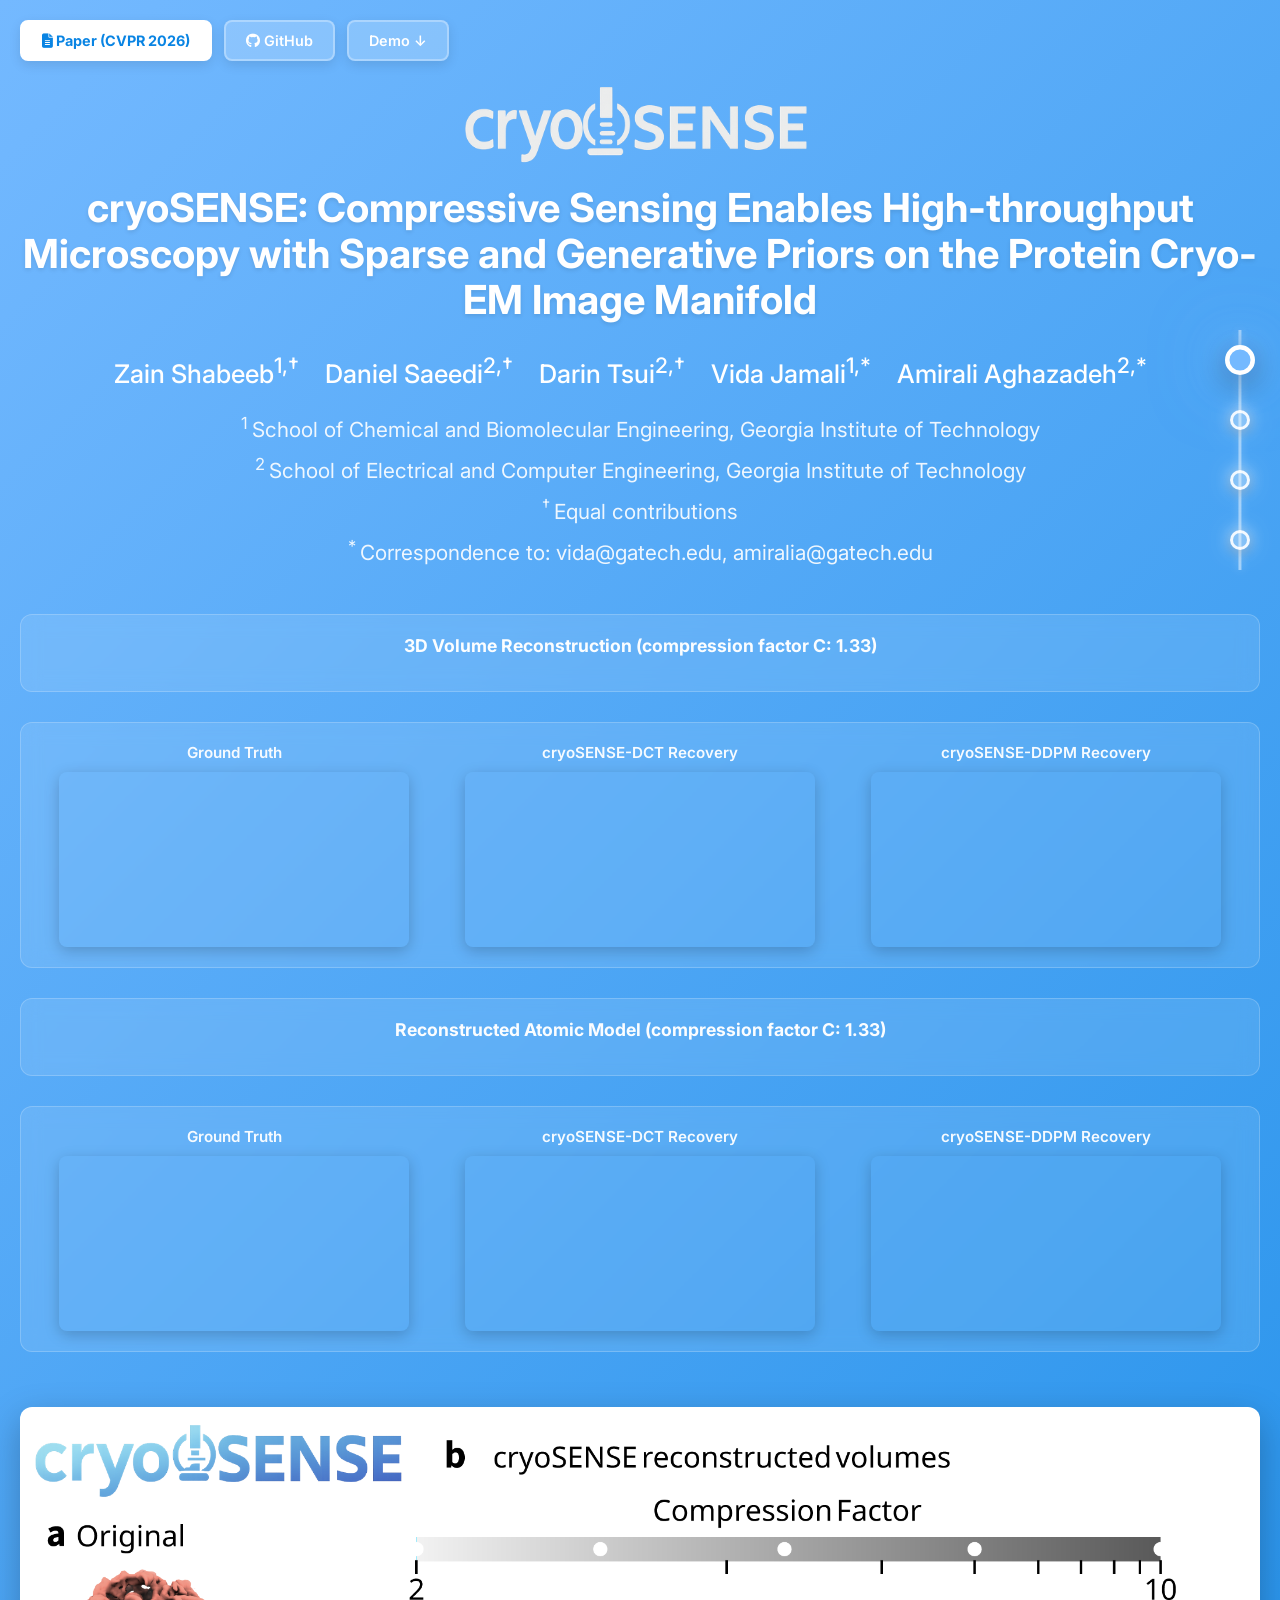
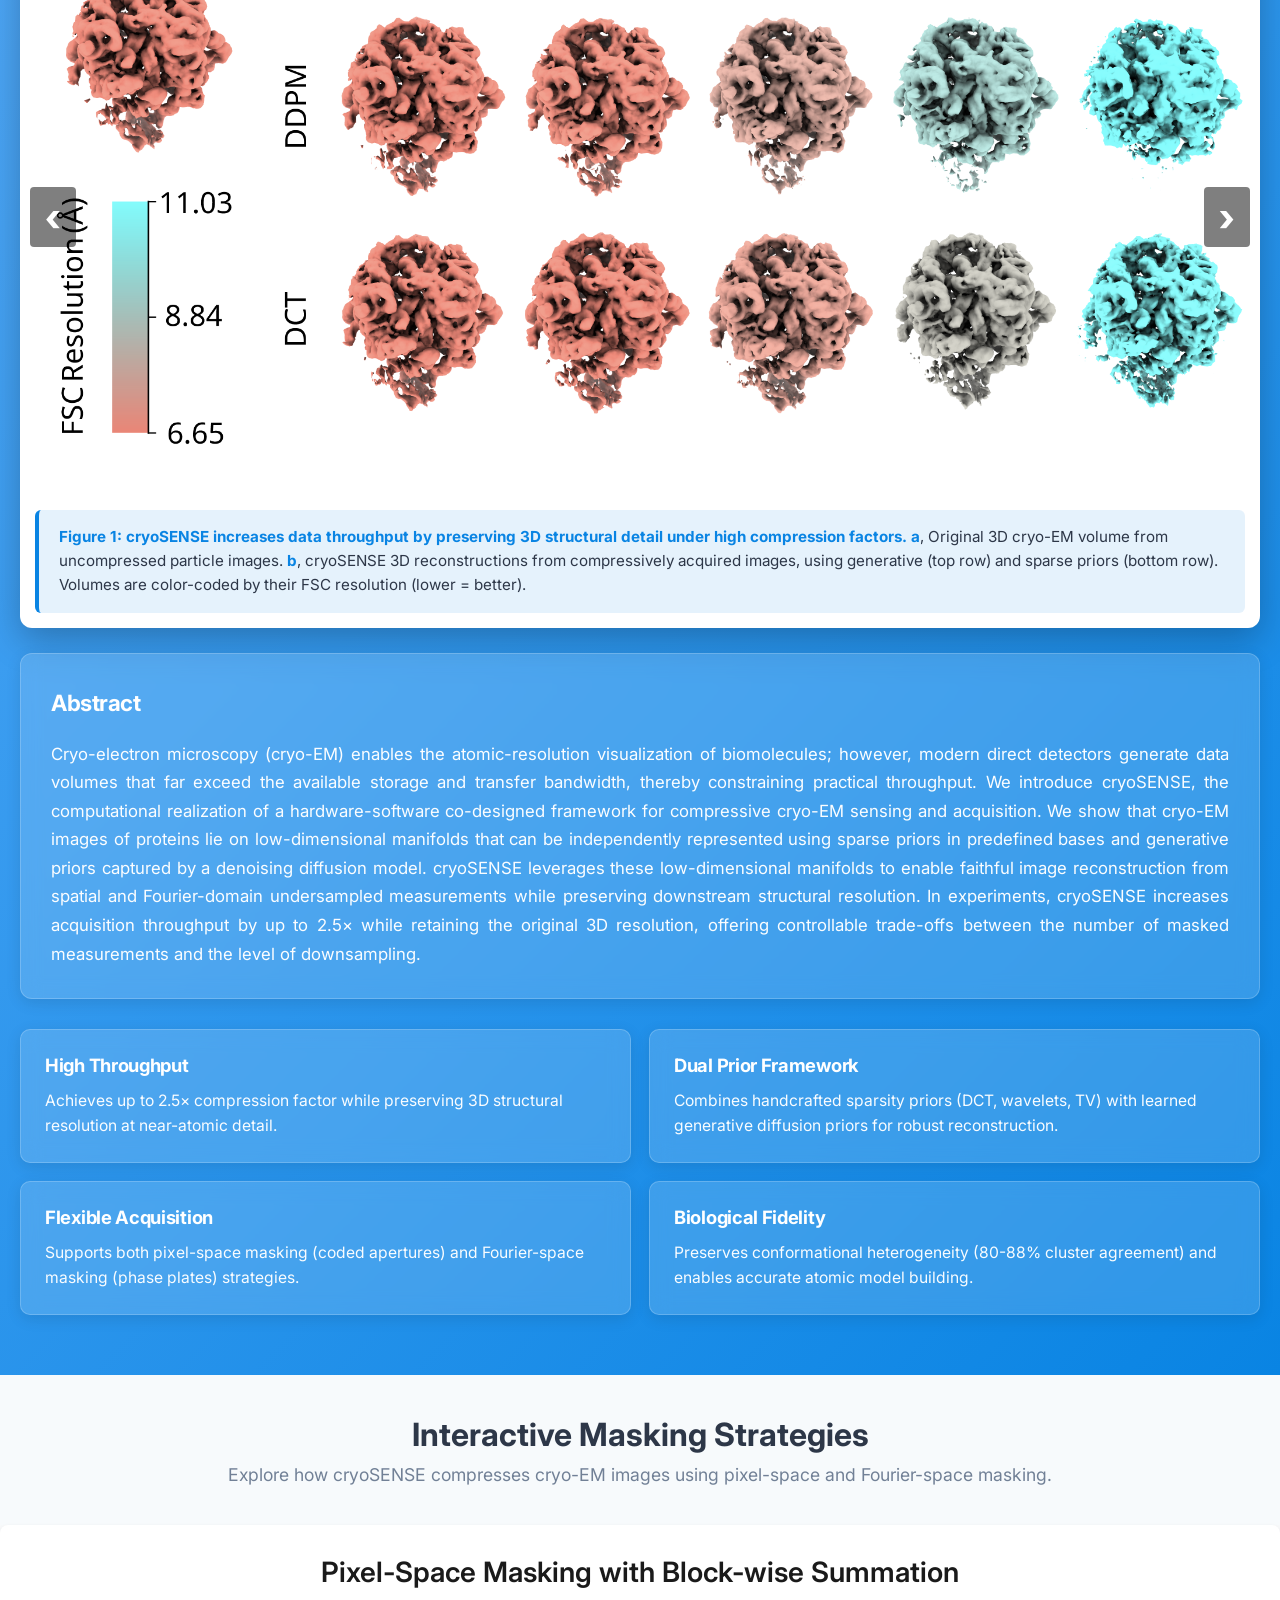
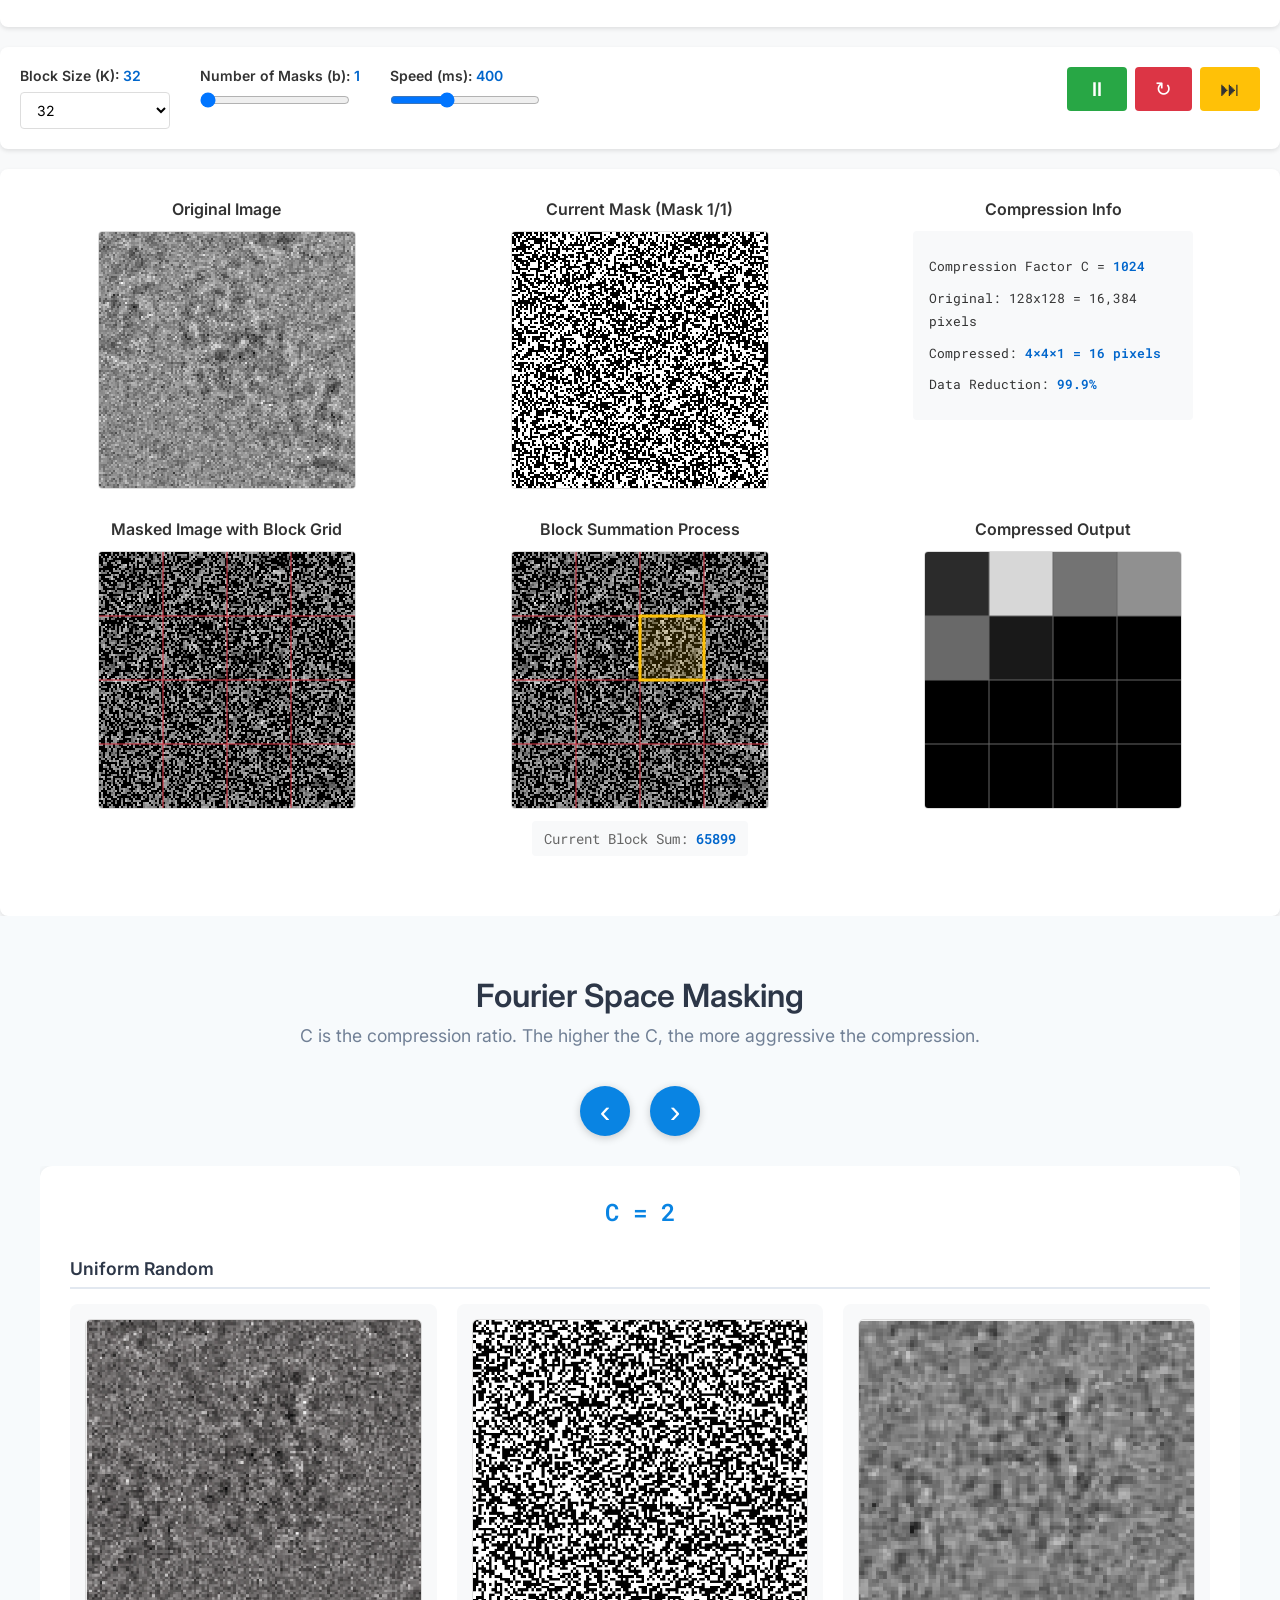
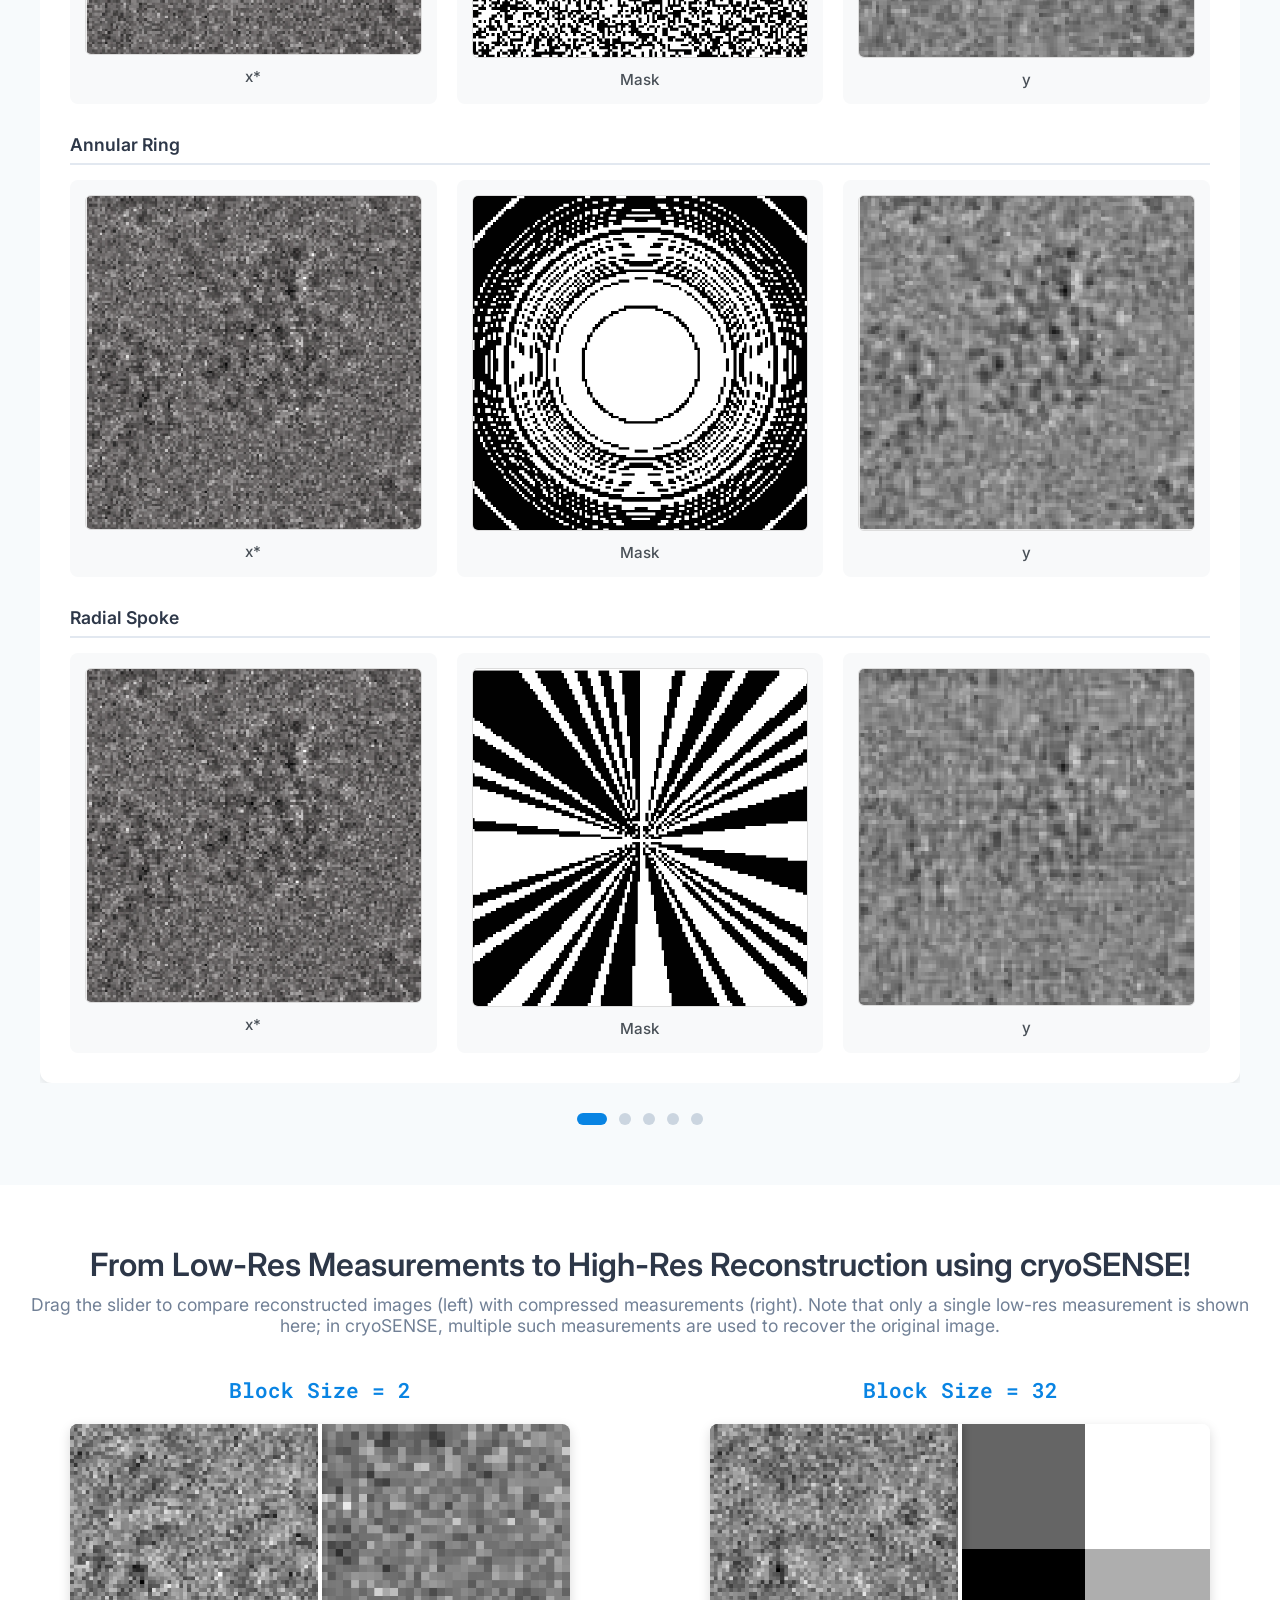
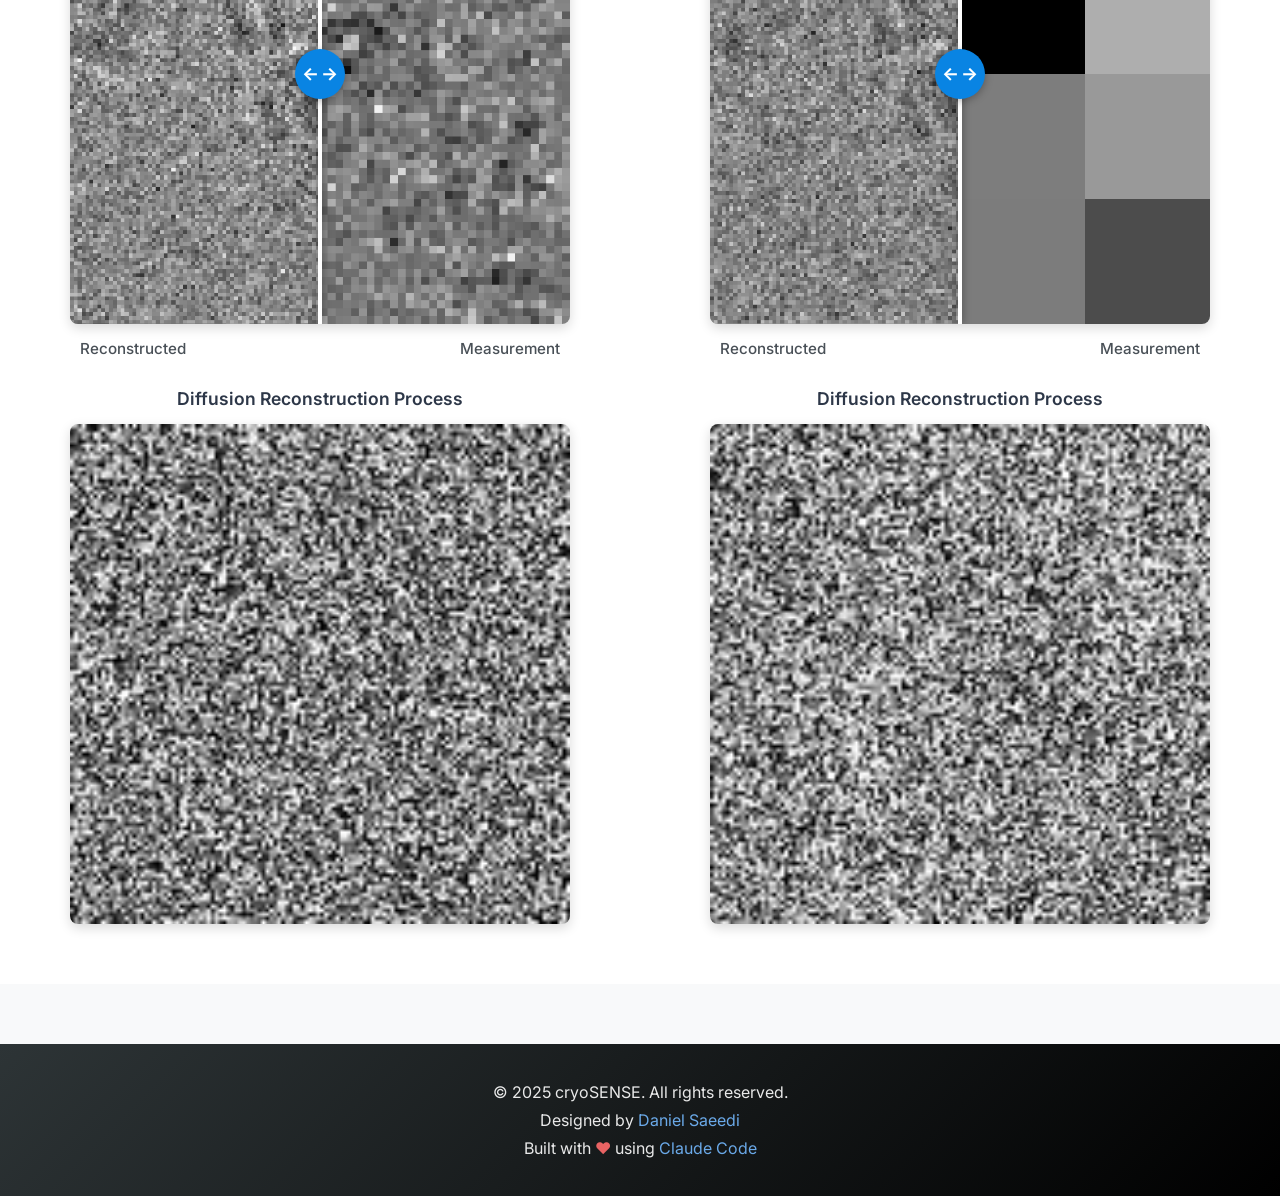
<file: index.html>
<!DOCTYPE html>
<html lang="en">
<head>
    <meta charset="UTF-8">
    <meta name="viewport" content="width=device-width, initial-scale=1.0">
    <title>cryoSENSE: Compressive Cryo-EM Imaging</title>
    <link rel="stylesheet" href="css/styles.css">
    <link rel="preconnect" href="https://fonts.googleapis.com">
    <link rel="preconnect" href="https://fonts.gstatic.com" crossorigin>
    <link href="https://fonts.googleapis.com/css2?family=Inter:wght@400;500;600&family=Roboto+Mono&display=swap" rel="stylesheet">
    <link rel="stylesheet" href="https://cdnjs.cloudflare.com/ajax/libs/font-awesome/6.5.1/css/all.min.css">
    <style>
        /* Landing Page Styles */
        html {
            scroll-behavior: smooth;
        }

        body {
            margin: 0;
            padding: 0;
        }

        #landing-page {
            min-height: 100vh;
            width: 100%;
            padding: 80px 20px 40px 20px;
            background: linear-gradient(135deg, #74b9ff 0%, #0984e3 100%);
            color: white;
            display: flex;
            flex-direction: column;
            justify-content: center;
        }

        .landing-content {
            max-width: 1400px;
            margin: 0 auto;
            width: 100%;
        }

        .header-section {
            display: flex;
            flex-direction: column;
            align-items: center;
            text-align: center;
            gap: 15px;
            margin-bottom: 25px;
        }

        .logo-container {
            flex-shrink: 0;
        }

        .logo-container img {
            width: 350px;
            height: auto;
        }

        .title-container {
            width: 100%;
        }

        #landing-page h1 {
            font-size: 2.5rem;
            font-weight: 700;
            margin-bottom: 25px;
            line-height: 1.15;
            text-shadow: 0 2px 4px rgba(0, 0, 0, 0.1);
        }

        .authors {
            font-size: 1.6rem;
            margin-bottom: 8px;
            font-weight: 500;
            line-height: 1.6;
        }

        .author-name {
            display: inline-block;
            margin-right: 20px;
        }

        .affiliations {
            font-size: 1.3rem;
            margin-top: 15px;
            margin-bottom: 20px;
            opacity: 0.9;
            line-height: 1.6;
        }

        .affiliation {
            display: block;
            margin-bottom: 5px;
        }

        .affiliation sup {
            font-size: 0.8em;
            margin-right: 4px;
        }

        .main-content {
            display: flex;
            flex-direction: column;
            gap: 25px;
            margin-bottom: 20px;
        }

        .left-column {
            display: flex;
            flex-direction: column;
            gap: 30px;
        }

        .paper-figure-container {
            width: 100%;
            display: flex;
            justify-content: center;
        }

        .paper-figure-slideshow {
            position: relative;
            width: 100%;
            border-radius: 12px;
            box-shadow: 0 12px 35px rgba(0, 0, 0, 0.25);
            background: white;
            padding: 15px;
            transition: box-shadow 0.3s ease;
        }

        .paper-figure-slideshow:hover {
            box-shadow: 0 16px 45px rgba(0, 0, 0, 0.3);
        }

        .figure-slide {
            display: none;
            width: 100%;
            animation: fadeInSlide 0.5s ease;
        }

        .figure-slide.active {
            display: block;
        }

        .figure-slide img {
            width: 100%;
            display: block;
            border-radius: 6px;
        }

        .figure-caption {
            background: rgba(9, 132, 227, 0.1);
            color: #2d3748;
            padding: 15px 20px;
            margin-top: 15px;
            border-radius: 6px;
            border-left: 4px solid #0984e3;
        }

        .figure-caption p {
            margin: 0;
            font-size: 0.95rem;
            line-height: 1.6;
        }

        .figure-caption strong {
            color: #0984e3;
        }

        .slideshow-nav {
            position: absolute;
            top: 50%;
            transform: translateY(-50%);
            background: rgba(0, 0, 0, 0.5);
            color: white;
            font-size: 40px;
            padding: 10px 15px;
            cursor: pointer;
            border-radius: 4px;
            user-select: none;
            transition: all 0.3s ease;
            z-index: 10;
            line-height: 1;
            font-weight: bold;
        }

        .slideshow-nav:hover {
            background: rgba(0, 0, 0, 0.8);
            transform: translateY(-50%) scale(1.1);
        }

        .slideshow-prev {
            left: 10px;
        }

        .slideshow-next {
            right: 10px;
        }

        .slideshow-indicators {
            position: absolute;
            bottom: 10px;
            left: 50%;
            transform: translateX(-50%);
            display: flex;
            gap: 10px;
            z-index: 10;
        }

        .fig-indicator {
            width: 12px;
            height: 12px;
            border-radius: 50%;
            background: rgba(255, 255, 255, 0.5);
            cursor: pointer;
            transition: all 0.3s ease;
            border: 2px solid rgba(255, 255, 255, 0.8);
        }

        .fig-indicator:hover {
            background: rgba(255, 255, 255, 0.8);
            transform: scale(1.2);
        }

        .fig-indicator.active {
            background: white;
            transform: scale(1.3);
        }

        @keyframes fadeInSlide {
            from {
                opacity: 0;
                transform: scale(0.95);
            }
            to {
                opacity: 1;
                transform: scale(1);
            }
        }

        /* Lightbox Modal Styles */
        .lightbox-modal {
            display: none;
            position: fixed;
            z-index: 9999;
            left: 0;
            top: 0;
            width: 100%;
            height: 100%;
            background-color: rgba(0, 0, 0, 0.95);
            animation: fadeIn 0.3s ease;
        }

        .lightbox-modal.active {
            display: flex;
            align-items: center;
            justify-content: center;
        }

        .lightbox-content {
            position: relative;
            max-width: 95%;
            max-height: 95%;
            animation: zoomIn 0.3s ease;
        }

        .lightbox-content img {
            width: 100%;
            height: 100%;
            object-fit: contain;
            border-radius: 8px;
        }

        .lightbox-close {
            position: absolute;
            top: 20px;
            right: 35px;
            color: #fff;
            font-size: 50px;
            font-weight: bold;
            cursor: pointer;
            transition: color 0.3s ease;
            z-index: 10000;
            background: rgba(0, 0, 0, 0.5);
            width: 50px;
            height: 50px;
            border-radius: 50%;
            display: flex;
            align-items: center;
            justify-content: center;
            line-height: 1;
        }

        .lightbox-close:hover {
            color: #74b9ff;
        }

        @keyframes fadeIn {
            from { opacity: 0; }
            to { opacity: 1; }
        }

        @keyframes zoomIn {
            from {
                transform: scale(0.8);
                opacity: 0;
            }
            to {
                transform: scale(1);
                opacity: 1;
            }
        }

        .abstract {
            background: rgba(255, 255, 255, 0.15);
            padding: 30px;
            border-radius: 12px;
            line-height: 1.7;
            backdrop-filter: blur(10px);
            border: 1px solid rgba(255, 255, 255, 0.2);
            box-shadow: 0 4px 15px rgba(0, 0, 0, 0.1);
        }

        .abstract h2 {
            font-size: 1.4rem;
            margin-bottom: 18px;
            font-weight: 700;
            letter-spacing: -0.5px;
        }

        .abstract p {
            font-size: 1.05rem;
            text-align: justify;
            opacity: 0.98;
        }

        .key-features {
            display: grid;
            grid-template-columns: repeat(2, 1fr);
            gap: 18px;
        }

        .feature-card {
            background: rgba(255, 255, 255, 0.15);
            padding: 24px;
            border-radius: 10px;
            backdrop-filter: blur(10px);
            border: 1px solid rgba(255, 255, 255, 0.2);
            transition: all 0.3s ease;
            box-shadow: 0 4px 15px rgba(0, 0, 0, 0.1);
        }

        .feature-card:hover {
            background: rgba(255, 255, 255, 0.2);
            transform: translateY(-3px);
            box-shadow: 0 6px 20px rgba(0, 0, 0, 0.15);
        }

        .feature-card h3 {
            font-size: 1.15rem;
            margin-bottom: 12px;
            font-weight: 700;
            letter-spacing: -0.3px;
        }

        .feature-card p {
            font-size: 0.98rem;
            line-height: 1.6;
            opacity: 0.97;
        }

        .links {
            display: flex;
            gap: 15px;
            flex-wrap: wrap;
        }

        .btn {
            display: inline-block;
            padding: 15px 32px;
            background: rgba(255, 255, 255, 0.2);
            color: white;
            text-decoration: none;
            border-radius: 8px;
            font-weight: 600;
            transition: all 0.3s ease;
            border: 2px solid rgba(255, 255, 255, 0.3);
            font-size: 1.05rem;
            box-shadow: 0 4px 12px rgba(0, 0, 0, 0.1);
        }

        .btn:hover {
            background: rgba(255, 255, 255, 0.3);
            transform: translateY(-2px);
            box-shadow: 0 6px 16px rgba(0, 0, 0, 0.15);
        }

        .btn-primary {
            background: white;
            color: #0984e3;
            border-color: white;
            font-weight: 700;
        }

        .btn-primary:hover {
            background: rgba(255, 255, 255, 0.95);
            transform: translateY(-2px) scale(1.02);
        }

        /* GIF Comparison Section */
        .gif-comparisons {
            width: 100%;
            display: flex;
            flex-direction: column;
            gap: 30px;
            margin-bottom: 30px;
        }

        .gif-comparison-row {
            display: flex;
            gap: 20px;
            align-items: center;
            justify-content: center;
            background: rgba(255, 255, 255, 0.1);
            padding: 20px;
            border-radius: 12px;
            backdrop-filter: blur(10px);
            border: 1px solid rgba(255, 255, 255, 0.2);
        }

        .gif-comparison-item {
            flex: 1;
            display: flex;
            flex-direction: column;
            align-items: center;
        }

        .gif-comparison-label {
            font-size: 0.95rem;
            font-weight: 600;
            margin-bottom: 10px;
            opacity: 0.95;
        }

        .gif-comparison-item img,
        .gif-comparison-item video {
            width: 100%;
            max-width: 350px;
            border-radius: 8px;
            box-shadow: 0 4px 15px rgba(0, 0, 0, 0.2);
        }

        .gif-comparison-title {
            width: 100%;
            text-align: center;
            font-size: 1.1rem;
            font-weight: 700;
            margin-bottom: 15px;
            opacity: 0.98;
        }

        @media (max-width: 768px) {
            .gif-comparison-row {
                flex-direction: column;
            }
        }

        /* Top-left navigation links */
        .top-nav-links {
            position: absolute;
            top: 20px;
            left: 20px;
            z-index: 1000;
            display: flex;
            gap: 12px;
            flex-wrap: wrap;
            animation: slideInFromLeft 0.8s ease-out;
        }

        .top-nav-links .btn {
            padding: 10px 20px;
            font-size: 0.9rem;
            animation: floatButton 3s ease-in-out infinite;
        }

        .top-nav-links .btn:nth-child(1) {
            animation-delay: 0s;
        }

        .top-nav-links .btn:nth-child(2) {
            animation-delay: 0.5s;
        }

        .top-nav-links .btn:nth-child(3) {
            animation-delay: 1s;
        }

        @keyframes slideInFromLeft {
            from {
                opacity: 0;
                transform: translateX(-50px);
            }
            to {
                opacity: 1;
                transform: translateX(0);
            }
        }

        @keyframes floatButton {
            0%, 100% {
                transform: translateY(0);
            }
            50% {
                transform: translateY(-5px);
            }
        }

        #interactive-demo {
            padding: 40px 20px 20px;
            background: #f7fafc;
        }

        #interactive-demo h2 {
            text-align: center;
            font-size: 2rem;
            margin-bottom: 10px;
            color: #2d3748;
        }

        #interactive-demo .demo-subtitle {
            text-align: center;
            font-size: 1.1rem;
            color: #718096;
            margin-bottom: 20px;
        }

        @media (max-width: 1024px) {
            #landing-page h1 {
                font-size: 2.2rem;
            }

            .key-features {
                grid-template-columns: 1fr;
            }
        }

        @media (max-width: 768px) {
            #landing-page {
                padding-top: 70px;
            }

            #landing-page h1 {
                font-size: 1.5rem;
                margin-bottom: 15px;
            }

            .header-section {
                gap: 10px;
                margin-bottom: 20px;
            }

            .logo-container img {
                width: 180px;
                height: auto;
            }

            .authors {
                font-size: 0.9rem;
                line-height: 1.4;
            }

            .author-name {
                margin-right: 8px;
                display: inline;
            }

            .affiliations {
                font-size: 0.85rem;
            }

            .affiliation {
                margin-bottom: 3px;
            }

            .paper-figure-slideshow {
                padding: 10px;
            }

            .slideshow-nav {
                font-size: 30px;
                padding: 8px 12px;
            }

            .slideshow-prev {
                left: 5px;
            }

            .slideshow-next {
                right: 5px;
            }

            .figure-caption {
                padding: 12px 15px;
                margin-top: 10px;
                font-size: 0.85rem;
            }

            .figure-caption p {
                font-size: 0.85rem;
                line-height: 1.5;
            }
        }

        /* Footer Styles */
        footer {
            background: linear-gradient(135deg, #2d3436 0%, #000000 100%);
            color: white;
            padding: 30px 20px;
            text-align: center;
            margin-top: 60px;
        }

        footer p {
            margin: 8px 0;
            font-size: 1rem;
            opacity: 0.9;
        }

        footer a {
            color: #74b9ff;
            text-decoration: none;
            transition: color 0.3s ease;
        }

        footer a:hover {
            color: #0984e3;
        }

        .footer-heart {
            color: #ff6b6b;
            display: inline-block;
            animation: heartbeat 1.5s ease-in-out infinite;
        }

        @keyframes heartbeat {
            0%, 100% { transform: scale(1); }
            50% { transform: scale(1.1); }
        }

        /* Section Navigation Blobs */
        .section-nav {
            position: fixed;
            right: 30px;
            top: 50%;
            transform: translateY(-50%);
            z-index: 1000;
            display: flex;
            flex-direction: column;
            align-items: center;
        }

        .nav-line {
            position: absolute;
            width: 3px;
            height: 100%;
            background: rgba(255, 255, 255, 0.5);
            left: 50%;
            transform: translateX(-50%);
            z-index: 0;
            box-shadow: 0 0 10px rgba(255, 255, 255, 0.3);
            transition: all 0.3s ease;
        }

        /* Blue background state (landing page) */
        .section-nav-item {
            position: relative;
            z-index: 1;
            margin: 20px 0;
            cursor: pointer;
            display: flex;
            align-items: center;
            transition: all 0.3s ease;
        }

        .nav-blob {
            width: 20px;
            height: 20px;
            border-radius: 50%;
            background: rgba(255, 255, 255, 0.3);
            border: 3px solid rgba(255, 255, 255, 0.9);
            transition: all 0.3s ease;
            box-shadow: 0 0 15px rgba(255, 255, 255, 0.6),
                        0 0 30px rgba(255, 255, 255, 0.3),
                        0 4px 12px rgba(0, 0, 0, 0.2);
        }

        .section-nav-item:hover .nav-blob {
            transform: scale(1.3);
            background: rgba(255, 255, 255, 0.5);
            border-color: rgba(255, 255, 255, 1);
            box-shadow: 0 0 20px rgba(255, 255, 255, 0.9),
                        0 0 40px rgba(255, 255, 255, 0.5),
                        0 6px 16px rgba(0, 0, 0, 0.3);
        }

        .section-nav-item.active .nav-blob {
            background: #74b9ff;
            border-color: #ffffff;
            transform: scale(1.5);
            box-shadow: 0 0 25px rgba(116, 185, 255, 0.8),
                        0 0 50px rgba(116, 185, 255, 0.5),
                        0 0 75px rgba(255, 255, 255, 0.4),
                        0 6px 20px rgba(0, 0, 0, 0.4);
            animation: pulseBlue 2s ease-in-out infinite;
        }

        @keyframes pulseBlue {
            0%, 100% {
                box-shadow: 0 0 25px rgba(116, 185, 255, 0.8),
                            0 0 50px rgba(116, 185, 255, 0.5),
                            0 0 75px rgba(255, 255, 255, 0.4),
                            0 6px 20px rgba(0, 0, 0, 0.4);
            }
            50% {
                box-shadow: 0 0 30px rgba(116, 185, 255, 1),
                            0 0 60px rgba(116, 185, 255, 0.7),
                            0 0 90px rgba(255, 255, 255, 0.5),
                            0 6px 20px rgba(0, 0, 0, 0.4);
            }
        }

        /* White background state (other sections) */
        .section-nav.on-white .nav-line {
            background: rgba(9, 132, 227, 0.3);
            box-shadow: 0 0 10px rgba(9, 132, 227, 0.2);
        }

        .section-nav.on-white .nav-blob {
            background: rgba(9, 132, 227, 0.2);
            border-color: #0984e3;
            box-shadow: 0 0 15px rgba(9, 132, 227, 0.4),
                        0 0 30px rgba(9, 132, 227, 0.2),
                        0 4px 12px rgba(0, 0, 0, 0.15);
        }

        .section-nav.on-white .section-nav-item:hover .nav-blob {
            background: rgba(9, 132, 227, 0.3);
            border-color: #0984e3;
            box-shadow: 0 0 20px rgba(9, 132, 227, 0.6),
                        0 0 40px rgba(9, 132, 227, 0.3),
                        0 6px 16px rgba(0, 0, 0, 0.2);
        }

        .section-nav.on-white .section-nav-item.active .nav-blob {
            background: #0984e3;
            border-color: #0984e3;
            animation: pulseBlueOnWhite 2s ease-in-out infinite;
        }

        @keyframes pulseBlueOnWhite {
            0%, 100% {
                box-shadow: 0 0 25px rgba(9, 132, 227, 0.6),
                            0 0 50px rgba(9, 132, 227, 0.4),
                            0 0 75px rgba(9, 132, 227, 0.2),
                            0 6px 20px rgba(0, 0, 0, 0.3);
            }
            50% {
                box-shadow: 0 0 30px rgba(9, 132, 227, 0.8),
                            0 0 60px rgba(9, 132, 227, 0.6),
                            0 0 90px rgba(9, 132, 227, 0.3),
                            0 6px 20px rgba(0, 0, 0, 0.3);
            }
        }

        .nav-label {
            position: absolute;
            right: 35px;
            white-space: nowrap;
            background: rgba(9, 132, 227, 0.95);
            color: white;
            padding: 8px 16px;
            border-radius: 6px;
            font-size: 0.9rem;
            font-weight: 600;
            opacity: 0;
            pointer-events: none;
            transform: translateX(10px);
            transition: all 0.3s ease;
            box-shadow: 0 4px 12px rgba(0, 0, 0, 0.2);
        }

        .section-nav-item:hover .nav-label {
            opacity: 1;
            transform: translateX(0);
        }

        .nav-label::after {
            content: '';
            position: absolute;
            right: -6px;
            top: 50%;
            transform: translateY(-50%);
            width: 0;
            height: 0;
            border-left: 6px solid rgba(9, 132, 227, 0.95);
            border-top: 6px solid transparent;
            border-bottom: 6px solid transparent;
        }

        /* Hide navigation on mobile */
        @media (max-width: 768px) {
            .section-nav {
                display: none;
            }
        }
    </style>
</head>
<body>
    <!-- Top Navigation Links -->
    <div class="top-nav-links">
        <a href="https://openaccess.thecvf.com/content/CVPR2026/papers/Shabeeb_cryoSENSE_Compressive_Sensing_Enables_High-throughput_Microscopy_with_Sparse_and_Generative_CVPR_2026_paper.pdf" class="btn btn-primary" target="_blank"><i class="fa-solid fa-file-lines"></i> Paper (CVPR 2026)</a>
        <a href="https://github.com/amirgroup-codes/cryoSENSE" class="btn" target="_blank"><i class="fa-brands fa-github"></i> GitHub</a>
        <a href="#interactive-demo" class="btn">Demo ↓</a>
    </div>

    <!-- Section Navigation Blobs -->
    <nav class="section-nav" aria-label="Section Navigation">
        <div class="nav-line"></div>
        <div class="section-nav-item active" data-section="landing-page">
            <div class="nav-blob"></div>
            <span class="nav-label">Overview</span>
        </div>
        <div class="section-nav-item" data-section="interactive-demo">
            <div class="nav-blob"></div>
            <span class="nav-label">Pixel Masking Demo</span>
        </div>
        <div class="section-nav-item" data-section="fourier-masking-section">
            <div class="nav-blob"></div>
            <span class="nav-label">Fourier Masking</span>
        </div>
        <div class="section-nav-item" data-section="measurements-recon-section">
            <div class="nav-blob"></div>
            <span class="nav-label">Measurements vs Recon</span>
        </div>
    </nav>

    <!-- Landing Page Section -->
    <section id="landing-page">
        <div class="landing-content">
            <!-- Header with Logo -->
            <div class="header-section">
                <div class="logo-container">
                    <img src="assets/logo-white.png" alt="cryoSENSE Logo">
                </div>
                <div class="title-container">
                    <h1>cryoSENSE: Compressive Sensing Enables High-throughput Microscopy with Sparse and Generative Priors on the Protein Cryo-EM Image Manifold</h1>
                    <div class="authors">
                        <span class="author-name">Zain Shabeeb<sup>1,†</sup></span>
                        <span class="author-name">Daniel Saeedi<sup>2,†</sup></span>
                        <span class="author-name">Darin Tsui<sup>2,†</sup></span>
                        <span class="author-name">Vida Jamali<sup>1,*</sup></span>
                        <span class="author-name">Amirali Aghazadeh<sup>2,*</sup></span>
                    </div>
                    <div class="affiliations">
                        <span class="affiliation"><sup>1</sup>School of Chemical and Biomolecular Engineering, Georgia Institute of Technology</span>
                        <span class="affiliation"><sup>2</sup>School of Electrical and Computer Engineering, Georgia Institute of Technology</span>
                        <span class="affiliation"><sup>†</sup>Equal contributions</span>
                        <span class="affiliation"><sup>*</sup>Correspondence to: vida@gatech.edu, amiralia@gatech.edu</span>
                    </div>
                </div>
            </div>

            <!-- Main Content -->
            <div class="main-content">
                <!-- GIF Comparisons Section -->
                <div class="gif-comparisons">
                    <!-- 3D Volume Comparison -->
                    <div class="gif-comparison-row">
                        <h3 class="gif-comparison-title">3D Volume Reconstruction (compression factor C: 1.33)</h3>
                    </div>
                    <div class="gif-comparison-row">
                        <div class="gif-comparison-item">
                            <div class="gif-comparison-label">Ground Truth</div>
                            <video src="assets/videos/empiar_10648_original_rotation_cropped.mp4" autoplay loop muted playsinline></video>
                        </div>
                        <div class="gif-comparison-item">
                            <div class="gif-comparison-label">cryoSENSE-DCT Recovery</div>
                            <video src="assets/videos/empiar_10648_dct_rotation_cropped.mp4" autoplay loop muted playsinline></video>
                        </div>
                        <div class="gif-comparison-item">
                            <div class="gif-comparison-label">cryoSENSE-DDPM Recovery</div>
                            <video src="assets/videos/empiar_10648_ddpm_rotation_cropped.mp4" autoplay loop muted playsinline></video>
                        </div>
                    </div>

                    <!-- Atomic Model Comparison -->
                    <div class="gif-comparison-row">
                        <h3 class="gif-comparison-title">Reconstructed Atomic Model (compression factor C: 1.33)</h3>
                    </div>
                    <div class="gif-comparison-row">
                        <div class="gif-comparison-item">
                            <div class="gif-comparison-label">Ground Truth</div>
                            <video src="assets/videos/empiar_10648_original_atomic_structure_rotation_cropped.mp4" autoplay loop muted playsinline></video>
                        </div>
                        <div class="gif-comparison-item">
                            <div class="gif-comparison-label">cryoSENSE-DCT Recovery</div>
                            <video src="assets/videos/empiar_10648_dct_atomic_structure_rotation_cropped.mp4" autoplay loop muted playsinline></video>
                        </div>
                        <div class="gif-comparison-item">
                            <div class="gif-comparison-label">cryoSENSE-DDPM Recovery</div>
                            <video src="assets/videos/empiar_10648_ddpm_atomic_structure_rotation_cropped.mp4" autoplay loop muted playsinline></video>
                        </div>
                    </div>
                </div>

                <!-- Full Width Paper Figure Slideshow -->
                <div class="paper-figure-container">
                    <div class="paper-figure-slideshow">
                        <div class="slideshow-nav slideshow-prev" onclick="changeFigure(-1)" aria-label="Previous figure">‹</div>
                        <div class="slideshow-nav slideshow-next" onclick="changeFigure(1)" aria-label="Next figure">›</div>

                        <div class="figure-slide active" data-slide="0">
                            <img src="assets/Figure1.png" alt="cryoSENSE Figure 1">
                            <div class="figure-caption">
                                <p><strong>Figure 1:</strong> <strong>cryoSENSE increases data throughput by preserving 3D structural detail under high compression factors.</strong> <strong>a</strong>, Original 3D cryo-EM volume from uncompressed particle images. <strong>b</strong>, cryoSENSE 3D reconstructions from compressively acquired images, using generative (top row) and sparse priors (bottom row). Volumes are color-coded by their FSC resolution (lower = better).</p>
                            </div>
                        </div>

                        <div class="figure-slide" data-slide="1">
                            <img src="assets/Figure2.png" alt="cryoSENSE Figure 2">
                            <div class="figure-caption">
                                <p><strong>Figure 2:</strong> <strong>Overview of cryoSENSE.</strong> <strong>a</strong>, cryoSENSE employs pixel-space and Fourier-space masking strategies to obtain compressed measurements. <strong>b</strong>, sparsity priors enable image recovery via proximal gradient descent. <strong>c</strong>, generative priors learn a low-dimensional manifold of cryo-EM images and guide a diffusion process to generate images consistent with the measurements. <strong>d</strong>, cryoSENSE enables high-throughput acquisition of cryo-EM images, which are then validated through downstream biological tasks such as <strong>e</strong>, 3D volume reconstruction, atomic model building, and conformational heterogeneity analysis.</p>
                            </div>
                        </div>

                        <div class="figure-slide" data-slide="2">
                            <img src="assets/Figure3.png" alt="cryoSENSE Figure 3">
                            <div class="figure-caption">
                                <p><strong>Figure 3:</strong> <strong>a</strong>, Example EMPIAR-10076 particle images used for CryoDRGN heterogeneity analysis. <strong>b</strong>, UMAP projection of CryoDRGN latent space trained on original 128&times;128 images, showing four distinct conformational clusters colored by GMM labels. <strong>c</strong>, Example cryoSENSE - DDPM reconstructions obtained from <strong>K = 16</strong> downsampled images with <strong>C = 1.25</strong>. <strong>d</strong>, UMAP projection of CryoDRGN latent space trained on DDPM reconstructions, colored by original GMM cluster labels from <strong>b</strong>. <strong>e</strong>, Example cryoSENSE - DCT reconstructions obtained from <strong>K = 16</strong> downsampled images with <strong>C = 1.25</strong>. <strong>f</strong>, UMAP projection of CryoDRGN latent space trained on DCT reconstructions, colored by original GMM cluster labels from <strong>b</strong>.</p>
                            </div>
                        </div>

                        <div class="figure-slide" data-slide="3">
                            <img src="assets/Figure4.png" alt="cryoSENSE Figure 4">
                            <div class="figure-caption">
                                <p><strong>Figure 4:</strong> <strong>a</strong>, Atomic models from ModelAngelo fit into reconstructed cryo-EM 3D volumes for the Original dataset (EMPIAR-10648) and cryoSENSE reconstructions (K=2, C=1.33) using DCT and DDPM priors. Chains are colored by ModelAngelo prediction confidence scores. <strong>b</strong>, FSC curves for the three corresponding cryo-EM 3D volumes. <strong>c</strong>, Chain-level sequence alignment score vs. sequence identity for matched chains between Original vs. DDPM and Original vs. DCT; marker size reflects backbone RMSD. <strong>d</strong>, cryoSENSE - DDPM atomic model with four representative chain regions highlighted, corresponding to the same colored regions shown in <strong>g</strong>. <strong>e</strong>, First example structural comparison of the highlighted region in the Original model with its corresponding DDPM- and DCT-reconstructed regions. <strong>f</strong>, Second example structural comparison of the highlighted region in the Original model with its corresponding DDPM- and DCT-reconstructed regions. <strong>g</strong>, Original atomic model with four chain regions highlighted corresponding to the same regions as in <strong>d</strong> and <strong>h</strong>. <strong>h</strong>, cryoSENSE - DCT atomic model with four representative chain regions highlighted, corresponding to the same colored regions shown in <strong>g</strong>.</p>
                            </div>
                        </div>

                        <div class="slideshow-indicators" style="display: none;">
                            <span class="fig-indicator active" onclick="goToFigure(0)" data-slide="0"></span>
                            <span class="fig-indicator" onclick="goToFigure(1)" data-slide="1"></span>
                            <span class="fig-indicator" onclick="goToFigure(2)" data-slide="2"></span>
                            <span class="fig-indicator" onclick="goToFigure(3)" data-slide="3"></span>
                        </div>
                    </div>
                </div>

                <!-- Abstract and Features -->
                <div class="left-column">
                    <div class="abstract">
                        <h2>Abstract</h2>
                        <p>
                            Cryo-electron microscopy (cryo-EM) enables the atomic-resolution visualization of biomolecules; however,
                            modern direct detectors generate data volumes that far exceed the available storage and transfer bandwidth,
                            thereby constraining practical throughput. We introduce cryoSENSE, the computational realization of a hardware-software
                            co-designed framework for compressive cryo-EM sensing and acquisition. We show that cryo-EM images of proteins lie
                            on low-dimensional manifolds that can be independently represented using sparse priors in predefined bases and
                            generative priors captured by a denoising diffusion model. cryoSENSE leverages these low-dimensional manifolds to
                            enable faithful image reconstruction from spatial and Fourier-domain undersampled measurements while preserving
                            downstream structural resolution. In experiments, cryoSENSE increases acquisition throughput by up to 2.5× while
                            retaining the original 3D resolution, offering controllable trade-offs between the number of masked measurements
                            and the level of downsampling.
                        </p>
                    </div>

                    <div class="key-features">
                        <div class="feature-card">
                            <h3>High Throughput</h3>
                            <p>Achieves up to 2.5× compression factor while preserving 3D structural resolution at near-atomic detail.</p>
                        </div>
                        <div class="feature-card">
                            <h3>Dual Prior Framework</h3>
                            <p>Combines handcrafted sparsity priors (DCT, wavelets, TV) with learned generative diffusion priors for robust reconstruction.</p>
                        </div>
                        <div class="feature-card">
                            <h3>Flexible Acquisition</h3>
                            <p>Supports both pixel-space masking (coded apertures) and Fourier-space masking (phase plates) strategies.</p>
                        </div>
                        <div class="feature-card">
                            <h3>Biological Fidelity</h3>
                            <p>Preserves conformational heterogeneity (80-88% cluster agreement) and enables accurate atomic model building.</p>
                        </div>
                    </div>

                </div>
            </div>
        </div>
    </section>

    <!-- Lightbox Modal -->
    <div id="lightbox" class="lightbox-modal" onclick="closeLightbox()">
        <span class="lightbox-close" onclick="closeLightbox()">&times;</span>
        <div class="lightbox-content" onclick="event.stopPropagation()">
            <img src="assets/main_fig.png" alt="cryoSENSE Main Figure - Full Size">
        </div>
    </div>

    <!-- Interactive Demo Section -->
    <div id="interactive-demo">
        <h2>Interactive Masking Strategies</h2>
        <p class="demo-subtitle">Explore how cryoSENSE compresses cryo-EM images using pixel-space and Fourier-space masking.</p>
    </div>

    <div id="app-container">
        <!-- Header -->
        <header>
            <h1>Pixel-Space Masking with Block-wise Summation</h1>
        </header>

        <!-- Control Panel -->
        <div id="control-panel">
            <div class="control-group">
                <label>Block Size (K): <span id="k-value">32</span></label>
                <select id="k-slider">
                    <option value="2">2</option>
                    <option value="4">4</option>
                    <option value="8">8</option>
                    <option value="16">16</option>
                    <option value="32" selected>32</option>
                </select>
            </div>
            <div class="control-group">
                <label>Number of Masks (b): <span id="b-value">1</span></label>
                <input type="range" id="b-slider" min="1" max="4" value="1">
            </div>
            
            <div class="control-group">
                <label>Speed (ms): <span id="speed-value">400</span></label>
                <input type="range" id="speed-slider" min="50" max="1000" value="400" step="50">
            </div>

            <div class="control-group button-controls">
                <button id="play-pause" aria-label="Pause">⏸</button>
                <button id="reset" aria-label="Reset">↻</button>
                <button id="step" aria-label="Step">⏭</button>
            </div>
        </div>

        <!-- Main Visualization Grid -->
        <div id="visualization-grid">
            <!-- Row 1: Separated Views -->
            <div class="vis-row">
                <div class="vis-panel">
                    <h3>Original Image</h3>
                    <canvas id="original-canvas" width="256" height="256"></canvas>
                </div>
                <div class="vis-panel">
                    <h3>Current Mask (Mask <span id="mask-index">1</span>/<span id="total-masks">1</span>)</h3>
                    <canvas id="mask-only-canvas" width="256" height="256"></canvas>
                </div>
                <div class="vis-panel">
                    <h3>Compression Info</h3>
                    <div id="stats-panel">
                        <p>Compression Factor C = <span id="compression-factor">1024</span></p>
                        <p>Original: 128x128 = 16,384 pixels</p>
                        <p>Compressed: <span id="compressed-size">4x4x1 = 16 pixels</span></p>
                        <p>Data Reduction: <span id="reduction">99.9%</span></p>
                    </div>
                </div>
            </div>

            <!-- Row 2: Animation Process -->
            <div class="vis-row">
                <div class="vis-panel">
                    <h3>Masked Image with Block Grid</h3>
                    <canvas id="masked-canvas" width="256" height="256"></canvas>
                </div>
                <div class="vis-panel">
                    <h3>Block Summation Process</h3>
                    <canvas id="process-canvas" width="256" height="256"></canvas>
                    <div id="current-sum">Current Block Sum: <span id="sum-value">0</span></div>
                </div>
                <div class="vis-panel">
                    <h3>Compressed Output</h3>
                    <canvas id="output-canvas" width="256" height="256"></canvas>
                </div>
            </div>

        <!-- Row 3: Matrix View -->
            <div class="vis-row" style="display: none;">
                <div id="matrix-view">
                    <h3>Matrix Representation (Compressed Output)</h3>
                    <div id="matrix-display"></div>
                </div>
            </div>
        </div>
    </div>

    <!-- Fourier Space Masking Section -->
    <div id="fourier-masking-section">
        <h2>Fourier Space Masking</h2>
        <p class="section-subtitle">C is the compression ratio. The higher the C, the more aggressive the compression.</p>

        <div class="carousel-controls">
            <button class="carousel-nav carousel-prev" id="fourier-prev" aria-label="Previous">‹</button>
            <button class="carousel-nav carousel-next" id="fourier-next" aria-label="Next">›</button>
        </div>

        <div class="fourier-carousel">
            <div class="fourier-slides-container">
                <!-- C = 2 -->
                <div class="compression-group fourier-slide active" data-slide="0">
                    <h3 class="compression-ratio">C = 2</h3>

                    <div class="mask-type-section">
                        <h4 class="mask-type-title">Uniform Random</h4>
                        <div class="mask-results">
                            <div class="fourier-image-panel">
                                <img src="assets/fourier/x_star.png" alt="Ground Truth">
                                <p class="image-label">x*</p>
                            </div>
                            <div class="fourier-image-panel">
                                <img src="assets/fourier/uniform_random_mask_2.png" alt="Uniform Random Mask C=2">
                                <p class="image-label">Mask</p>
                            </div>
                            <div class="fourier-image-panel">
                                <img src="assets/fourier/uniform_random_mask_2_output.png" alt="Uniform Random Output C=2">
                                <p class="image-label">y</p>
                            </div>
                        </div>
                    </div>

                    <div class="mask-type-section">
                        <h4 class="mask-type-title">Annular Ring</h4>
                        <div class="mask-results">
                            <div class="fourier-image-panel">
                                <img src="assets/fourier/x_star.png" alt="Ground Truth">
                                <p class="image-label">x*</p>
                            </div>
                            <div class="fourier-image-panel">
                                <img src="assets/fourier/annular_ring_mask_2.png" alt="Annular Ring Mask C=2">
                                <p class="image-label">Mask</p>
                            </div>
                            <div class="fourier-image-panel">
                                <img src="assets/fourier/annular_ring_mask_2_output.png" alt="Annular Ring Output C=2">
                                <p class="image-label">y</p>
                            </div>
                        </div>
                    </div>

                    <div class="mask-type-section">
                        <h4 class="mask-type-title">Radial Spoke</h4>
                        <div class="mask-results">
                            <div class="fourier-image-panel">
                                <img src="assets/fourier/x_star.png" alt="Ground Truth">
                                <p class="image-label">x*</p>
                            </div>
                            <div class="fourier-image-panel">
                                <img src="assets/fourier/radial_spoke_mask_2.png" alt="Radial Spoke Mask C=2">
                                <p class="image-label">Mask</p>
                            </div>
                            <div class="fourier-image-panel">
                                <img src="assets/fourier/radial_spoke_mask_2_output.png" alt="Radial Spoke Output C=2">
                                <p class="image-label">y</p>
                            </div>
                        </div>
                    </div>
                </div>

                <!-- C = 2.5 -->
                <div class="compression-group fourier-slide" data-slide="1">
                    <h3 class="compression-ratio">C = 2.5</h3>

                    <div class="mask-type-section">
                        <h4 class="mask-type-title">Uniform Random</h4>
                        <div class="mask-results">
                            <div class="fourier-image-panel">
                                <img src="assets/fourier/x_star.png" alt="Ground Truth">
                                <p class="image-label">x*</p>
                            </div>
                            <div class="fourier-image-panel">
                                <img src="assets/fourier/uniform_random_mask_2_5.png" alt="Uniform Random Mask C=2.5">
                                <p class="image-label">Mask</p>
                            </div>
                            <div class="fourier-image-panel">
                                <img src="assets/fourier/uniform_random_mask_2_5_output.png" alt="Uniform Random Output C=2.5">
                                <p class="image-label">y</p>
                            </div>
                        </div>
                    </div>

                    <div class="mask-type-section">
                        <h4 class="mask-type-title">Annular Ring</h4>
                        <div class="mask-results">
                            <div class="fourier-image-panel">
                                <img src="assets/fourier/x_star.png" alt="Ground Truth">
                                <p class="image-label">x*</p>
                            </div>
                            <div class="fourier-image-panel">
                                <img src="assets/fourier/annular_ring_mask_2_5.png" alt="Annular Ring Mask C=2.5">
                                <p class="image-label">Mask</p>
                            </div>
                            <div class="fourier-image-panel">
                                <img src="assets/fourier/annular_ring_mask_2_5_output.png" alt="Annular Ring Output C=2.5">
                                <p class="image-label">y</p>
                            </div>
                        </div>
                    </div>

                    <div class="mask-type-section">
                        <h4 class="mask-type-title">Radial Spoke</h4>
                        <div class="mask-results">
                            <div class="fourier-image-panel">
                                <img src="assets/fourier/x_star.png" alt="Ground Truth">
                                <p class="image-label">x*</p>
                            </div>
                            <div class="fourier-image-panel">
                                <img src="assets/fourier/radial_spoke_mask_2_5.png" alt="Radial Spoke Mask C=2.5">
                                <p class="image-label">Mask</p>
                            </div>
                            <div class="fourier-image-panel">
                                <img src="assets/fourier/radial_spoke_mask_2_5_output.png" alt="Radial Spoke Output C=2.5">
                                <p class="image-label">y</p>
                            </div>
                        </div>
                    </div>
                </div>

                <!-- C = 3.33 -->
                <div class="compression-group fourier-slide" data-slide="2">
                    <h3 class="compression-ratio">C = 3.33</h3>

                    <div class="mask-type-section">
                        <h4 class="mask-type-title">Uniform Random</h4>
                        <div class="mask-results">
                            <div class="fourier-image-panel">
                                <img src="assets/fourier/x_star.png" alt="Ground Truth">
                                <p class="image-label">x*</p>
                            </div>
                            <div class="fourier-image-panel">
                                <img src="assets/fourier/uniform_random_mask_3_33.png" alt="Uniform Random Mask C=3.33">
                                <p class="image-label">Mask</p>
                            </div>
                            <div class="fourier-image-panel">
                                <img src="assets/fourier/uniform_random_mask_3_33_output.png" alt="Uniform Random Output C=3.33">
                                <p class="image-label">y</p>
                            </div>
                        </div>
                    </div>

                    <div class="mask-type-section">
                        <h4 class="mask-type-title">Annular Ring</h4>
                        <div class="mask-results">
                            <div class="fourier-image-panel">
                                <img src="assets/fourier/x_star.png" alt="Ground Truth">
                                <p class="image-label">x*</p>
                            </div>
                            <div class="fourier-image-panel">
                                <img src="assets/fourier/annular_ring_mask_3_33.png" alt="Annular Ring Mask C=3.33">
                                <p class="image-label">Mask</p>
                            </div>
                            <div class="fourier-image-panel">
                                <img src="assets/fourier/annular_ring_mask_3_33_output.png" alt="Annular Ring Output C=3.33">
                                <p class="image-label">y</p>
                            </div>
                        </div>
                    </div>

                    <div class="mask-type-section">
                        <h4 class="mask-type-title">Radial Spoke</h4>
                        <div class="mask-results">
                            <div class="fourier-image-panel">
                                <img src="assets/fourier/x_star.png" alt="Ground Truth">
                                <p class="image-label">x*</p>
                            </div>
                            <div class="fourier-image-panel">
                                <img src="assets/fourier/radial_spoke_mask_3_33.png" alt="Radial Spoke Mask C=3.33">
                                <p class="image-label">Mask</p>
                            </div>
                            <div class="fourier-image-panel">
                                <img src="assets/fourier/radial_spoke_mask_3_33_output.png" alt="Radial Spoke Output C=3.33">
                                <p class="image-label">y</p>
                            </div>
                        </div>
                    </div>
                </div>

                <!-- C = 5 -->
                <div class="compression-group fourier-slide" data-slide="3">
                    <h3 class="compression-ratio">C = 5</h3>

                    <div class="mask-type-section">
                        <h4 class="mask-type-title">Uniform Random</h4>
                        <div class="mask-results">
                            <div class="fourier-image-panel">
                                <img src="assets/fourier/x_star.png" alt="Ground Truth">
                                <p class="image-label">x*</p>
                            </div>
                            <div class="fourier-image-panel">
                                <img src="assets/fourier/uniform_random_mask_5.png" alt="Uniform Random Mask C=5">
                                <p class="image-label">Mask</p>
                            </div>
                            <div class="fourier-image-panel">
                                <img src="assets/fourier/uniform_random_mask_5_output.png" alt="Uniform Random Output C=5">
                                <p class="image-label">y</p>
                            </div>
                        </div>
                    </div>

                    <div class="mask-type-section">
                        <h4 class="mask-type-title">Annular Ring</h4>
                        <div class="mask-results">
                            <div class="fourier-image-panel">
                                <img src="assets/fourier/x_star.png" alt="Ground Truth">
                                <p class="image-label">x*</p>
                            </div>
                            <div class="fourier-image-panel">
                                <img src="assets/fourier/annular_ring_mask_5.png" alt="Annular Ring Mask C=5">
                                <p class="image-label">Mask</p>
                            </div>
                            <div class="fourier-image-panel">
                                <img src="assets/fourier/annular_ring_mask_5_output.png" alt="Annular Ring Output C=5">
                                <p class="image-label">y</p>
                            </div>
                        </div>
                    </div>

                    <div class="mask-type-section">
                        <h4 class="mask-type-title">Radial Spoke</h4>
                        <div class="mask-results">
                            <div class="fourier-image-panel">
                                <img src="assets/fourier/x_star.png" alt="Ground Truth">
                                <p class="image-label">x*</p>
                            </div>
                            <div class="fourier-image-panel">
                                <img src="assets/fourier/radial_spoke_mask_5.png" alt="Radial Spoke Mask C=5">
                                <p class="image-label">Mask</p>
                            </div>
                            <div class="fourier-image-panel">
                                <img src="assets/fourier/radial_spoke_mask_5_output.png" alt="Radial Spoke Output C=5">
                                <p class="image-label">y</p>
                            </div>
                        </div>
                    </div>
                </div>

                <!-- C = 10 -->
                <div class="compression-group fourier-slide" data-slide="4">
                    <h3 class="compression-ratio">C = 10</h3>

                    <div class="mask-type-section">
                        <h4 class="mask-type-title">Uniform Random</h4>
                        <div class="mask-results">
                            <div class="fourier-image-panel">
                                <img src="assets/fourier/x_star.png" alt="Ground Truth">
                                <p class="image-label">x*</p>
                            </div>
                            <div class="fourier-image-panel">
                                <img src="assets/fourier/uniform_random_mask_10.png" alt="Uniform Random Mask C=10">
                                <p class="image-label">Mask</p>
                            </div>
                            <div class="fourier-image-panel">
                                <img src="assets/fourier/uniform_random_mask_10_output.png" alt="Uniform Random Output C=10">
                                <p class="image-label">y</p>
                            </div>
                        </div>
                    </div>

                    <div class="mask-type-section">
                        <h4 class="mask-type-title">Annular Ring</h4>
                        <div class="mask-results">
                            <div class="fourier-image-panel">
                                <img src="assets/fourier/x_star.png" alt="Ground Truth">
                                <p class="image-label">x*</p>
                            </div>
                            <div class="fourier-image-panel">
                                <img src="assets/fourier/annular_ring_mask_10.png" alt="Annular Ring Mask C=10">
                                <p class="image-label">Mask</p>
                            </div>
                            <div class="fourier-image-panel">
                                <img src="assets/fourier/annular_ring_mask_10_output.png" alt="Annular Ring Output C=10">
                                <p class="image-label">y</p>
                            </div>
                        </div>
                    </div>

                    <div class="mask-type-section">
                        <h4 class="mask-type-title">Radial Spoke</h4>
                        <div class="mask-results">
                            <div class="fourier-image-panel">
                                <img src="assets/fourier/x_star.png" alt="Ground Truth">
                                <p class="image-label">x*</p>
                            </div>
                            <div class="fourier-image-panel">
                                <img src="assets/fourier/radial_spoke_mask_10.png" alt="Radial Spoke Mask C=10">
                                <p class="image-label">Mask</p>
                            </div>
                            <div class="fourier-image-panel">
                                <img src="assets/fourier/radial_spoke_mask_10_output.png" alt="Radial Spoke Output C=10">
                                <p class="image-label">y</p>
                            </div>
                        </div>
                    </div>
                </div>
            </div>
        </div>

        <div class="carousel-indicators">
            <span class="indicator active" data-slide="0"></span>
            <span class="indicator" data-slide="1"></span>
            <span class="indicator" data-slide="2"></span>
            <span class="indicator" data-slide="3"></span>
            <span class="indicator" data-slide="4"></span>
        </div>
    </div>

    <!-- Measurements vs Reconstruction Section -->
    <div id="measurements-recon-section">
        <h2>From Low-Res Measurements to High-Res Reconstruction using cryoSENSE!</h2>
        <p class="section-subtitle">Drag the slider to compare reconstructed images (left) with compressed measurements (right). Note that only a single low-res measurement is shown here; in cryoSENSE, multiple such measurements are used to recover the original image.</p>

        <div class="comparison-container">
            <!-- Block Size 2 Comparison -->
            <div class="comparison-group">
                <h3 class="comparison-title">Block Size = 2</h3>
                <div class="image-comparison-slider" data-slider="1">
                    <div class="comparison-images">
                        <img src="assets/measurements_vs_recon/block_size2_reconstructed.png" alt="Block Size 2 Reconstructed" class="img-overlay">
                        <img src="assets/measurements_vs_recon/block_size2_measurement.png" alt="Block Size 2 Measurement" class="img-base">
                    </div>
                    <div class="slider-handle">
                        <div class="slider-line"></div>
                        <div class="slider-button">
                            <div class="slider-arrows">
                                <span>←</span>
                                <span>→</span>
                            </div>
                        </div>
                    </div>
                </div>
                <div class="comparison-labels">
                    <span class="label-left">Reconstructed</span>
                    <span class="label-right">Measurement</span>
                </div>

                <!-- Diffusion Process GIF -->
                <div class="diffusion-gif-container">
                    <h4 class="diffusion-title">Diffusion Reconstruction Process</h4>
                    <img src="assets/measurements_vs_recon/block_size2_diffusion_process.gif" alt="Block Size 2 Diffusion Process" class="diffusion-gif">
                </div>
            </div>

            <!-- Block Size 32 Comparison -->
            <div class="comparison-group">
                <h3 class="comparison-title">Block Size = 32</h3>
                <div class="image-comparison-slider" data-slider="2">
                    <div class="comparison-images">
                        <img src="assets/measurements_vs_recon/block_size32_reconstructed_image.png" alt="Block Size 32 Reconstructed" class="img-overlay">
                        <img src="assets/measurements_vs_recon/block_size32_measurement.png" alt="Block Size 32 Measurement" class="img-base">
                    </div>
                    <div class="slider-handle">
                        <div class="slider-line"></div>
                        <div class="slider-button">
                            <div class="slider-arrows">
                                <span>←</span>
                                <span>→</span>
                            </div>
                        </div>
                    </div>
                </div>
                <div class="comparison-labels">
                    <span class="label-left">Reconstructed</span>
                    <span class="label-right">Measurement</span>
                </div>

                <!-- Diffusion Process GIF -->
                <div class="diffusion-gif-container">
                    <h4 class="diffusion-title">Diffusion Reconstruction Process</h4>
                    <img src="assets/measurements_vs_recon/block_size32_diffusion_process.gif" alt="Block Size 32 Diffusion Process" class="diffusion-gif">
                </div>
            </div>
        </div>
    </div>

    <!-- Figure Slideshow Script -->
    <script>
        let currentFigure = 0;
        const totalFigures = 4;

        function changeFigure(direction) {
            const slides = document.querySelectorAll('.figure-slide');
            const indicators = document.querySelectorAll('.fig-indicator');

            // Remove active class
            slides[currentFigure].classList.remove('active');
            indicators[currentFigure].classList.remove('active');

            // Update current figure
            currentFigure = (currentFigure + direction + totalFigures) % totalFigures;

            // Add active class to new figure
            slides[currentFigure].classList.add('active');
            indicators[currentFigure].classList.add('active');
        }

        function goToFigure(index) {
            const slides = document.querySelectorAll('.figure-slide');
            const indicators = document.querySelectorAll('.fig-indicator');

            // Remove active class
            slides[currentFigure].classList.remove('active');
            indicators[currentFigure].classList.remove('active');

            // Update current figure
            currentFigure = index;

            // Add active class to new figure
            slides[currentFigure].classList.add('active');
            indicators[currentFigure].classList.add('active');
        }

        // Keyboard navigation for figures
        document.addEventListener('keydown', function(event) {
            const slideshow = document.querySelector('.paper-figure-slideshow');
            if (slideshow && event.target === document.body) {
                if (event.key === 'ArrowLeft') {
                    changeFigure(-1);
                } else if (event.key === 'ArrowRight') {
                    changeFigure(1);
                }
            }
        });
    </script>

    <!-- Lightbox Script -->
    <script>
        function openLightbox() {
            document.getElementById('lightbox').classList.add('active');
            document.body.style.overflow = 'hidden'; // Prevent scrolling
        }

        function closeLightbox() {
            document.getElementById('lightbox').classList.remove('active');
            document.body.style.overflow = 'auto'; // Restore scrolling
        }

        // Close lightbox on Escape key
        document.addEventListener('keydown', function(event) {
            if (event.key === 'Escape') {
                closeLightbox();
            }
        });
    </script>

    <!-- Fourier Carousel Script -->
    <script>
        document.addEventListener('DOMContentLoaded', function() {
            let currentSlide = 0;
            const slides = document.querySelectorAll('.fourier-slide');
            const indicators = document.querySelectorAll('.carousel-indicators .indicator');
            const prevBtn = document.getElementById('fourier-prev');
            const nextBtn = document.getElementById('fourier-next');
            const totalSlides = slides.length;

            function showSlide(index) {
                // Remove active class from all slides and indicators
                slides.forEach(slide => slide.classList.remove('active'));
                indicators.forEach(indicator => indicator.classList.remove('active'));

                // Add active class to current slide and indicator
                slides[index].classList.add('active');
                indicators[index].classList.add('active');
            }

            function nextSlide() {
                currentSlide = (currentSlide + 1) % totalSlides;
                showSlide(currentSlide);
            }

            function prevSlide() {
                currentSlide = (currentSlide - 1 + totalSlides) % totalSlides;
                showSlide(currentSlide);
            }

            // Event listeners for navigation buttons
            nextBtn.addEventListener('click', nextSlide);
            prevBtn.addEventListener('click', prevSlide);

            // Event listeners for indicators
            indicators.forEach((indicator, index) => {
                indicator.addEventListener('click', () => {
                    currentSlide = index;
                    showSlide(currentSlide);
                });
            });

            // Keyboard navigation
            document.addEventListener('keydown', function(event) {
                if (event.key === 'ArrowLeft') {
                    prevSlide();
                } else if (event.key === 'ArrowRight') {
                    nextSlide();
                }
            });
        });
    </script>

    <!-- Section Navigation Script -->
    <script>
        document.addEventListener('DOMContentLoaded', function() {
            const navItems = document.querySelectorAll('.section-nav-item');
            const sectionNav = document.querySelector('.section-nav');
            const landingPage = document.getElementById('landing-page');
            const sections = [];

            // Store section references
            navItems.forEach(item => {
                const sectionId = item.getAttribute('data-section');
                const section = document.getElementById(sectionId);
                if (section) {
                    sections.push({ element: section, navItem: item });
                }
            });

            // Click to scroll to section
            navItems.forEach(item => {
                item.addEventListener('click', function() {
                    const sectionId = this.getAttribute('data-section');
                    const section = document.getElementById(sectionId);
                    if (section) {
                        section.scrollIntoView({ behavior: 'smooth', block: 'start' });
                    }
                });
            });

            // Update navigation style based on background
            function updateNavStyle() {
                const scrollPosition = window.scrollY + window.innerHeight / 2;
                const landingBottom = landingPage.offsetTop + landingPage.offsetHeight;

                // If we're past the landing page (blue background), switch to white background style
                if (scrollPosition > landingBottom) {
                    sectionNav.classList.add('on-white');
                } else {
                    sectionNav.classList.remove('on-white');
                }
            }

            // Highlight active section on scroll
            function updateActiveSection() {
                const scrollPosition = window.scrollY + window.innerHeight / 3;

                sections.forEach(({ element, navItem }, index) => {
                    const sectionTop = element.offsetTop;
                    const sectionBottom = sectionTop + element.offsetHeight;

                    if (scrollPosition >= sectionTop && scrollPosition < sectionBottom) {
                        navItems.forEach(item => item.classList.remove('active'));
                        navItem.classList.add('active');
                    }
                });
            }

            // Combined update function
            function updateNavigation() {
                updateActiveSection();
                updateNavStyle();
            }

            // Throttle scroll event for performance
            let scrollTimeout;
            window.addEventListener('scroll', function() {
                if (scrollTimeout) {
                    window.cancelAnimationFrame(scrollTimeout);
                }
                scrollTimeout = window.requestAnimationFrame(updateNavigation);
            });

            // Initial check
            updateNavigation();
        });
    </script>

    <!-- Image Comparison Slider Script -->
    <script>
        document.addEventListener('DOMContentLoaded', function() {
            const sliders = document.querySelectorAll('.image-comparison-slider');

            sliders.forEach(slider => {
                const handle = slider.querySelector('.slider-handle');
                const overlay = slider.querySelector('.img-overlay');
                let isDragging = false;

                function updateSlider(clientX) {
                    const rect = slider.getBoundingClientRect();
                    const x = clientX - rect.left;
                    const percent = Math.max(0, Math.min(100, (x / rect.width) * 100));

                    // Update overlay clip-path
                    overlay.style.clipPath = `inset(0 ${100 - percent}% 0 0)`;

                    // Update handle position
                    handle.style.left = `${percent}%`;
                }

                // Mouse events
                handle.addEventListener('mousedown', (e) => {
                    isDragging = true;
                    e.preventDefault();
                });

                slider.addEventListener('mousemove', (e) => {
                    if (isDragging) {
                        updateSlider(e.clientX);
                    }
                });

                document.addEventListener('mouseup', () => {
                    isDragging = false;
                });

                // Touch events for mobile
                handle.addEventListener('touchstart', (e) => {
                    isDragging = true;
                    e.preventDefault();
                }, { passive: false });

                slider.addEventListener('touchmove', (e) => {
                    if (isDragging && e.touches.length > 0) {
                        updateSlider(e.touches[0].clientX);
                    }
                }, { passive: false });

                document.addEventListener('touchend', () => {
                    isDragging = false;
                });

                // Click anywhere on slider to move handle
                slider.addEventListener('click', (e) => {
                    if (e.target !== handle && !handle.contains(e.target)) {
                        updateSlider(e.clientX);
                    }
                });
            });
        });
    </script>

    <script src="js/utils.js"></script>
    <script src="js/visualization.js"></script>
    <script src="js/animation.js"></script>
    <script src="js/main.js"></script>

    <!-- Footer -->
    <footer>
        <p>&copy; 2025 cryoSENSE. All rights reserved.</p>
        <p>Designed by <a href="https://daniel-saeedi.github.io/" target="_blank">Daniel Saeedi</a></p>
        <p>Built with <span class="footer-heart">♥</span> using <a href="https://claude.ai/code" target="_blank">Claude Code</a></p>
    </footer>
</body>
</html>
</file>
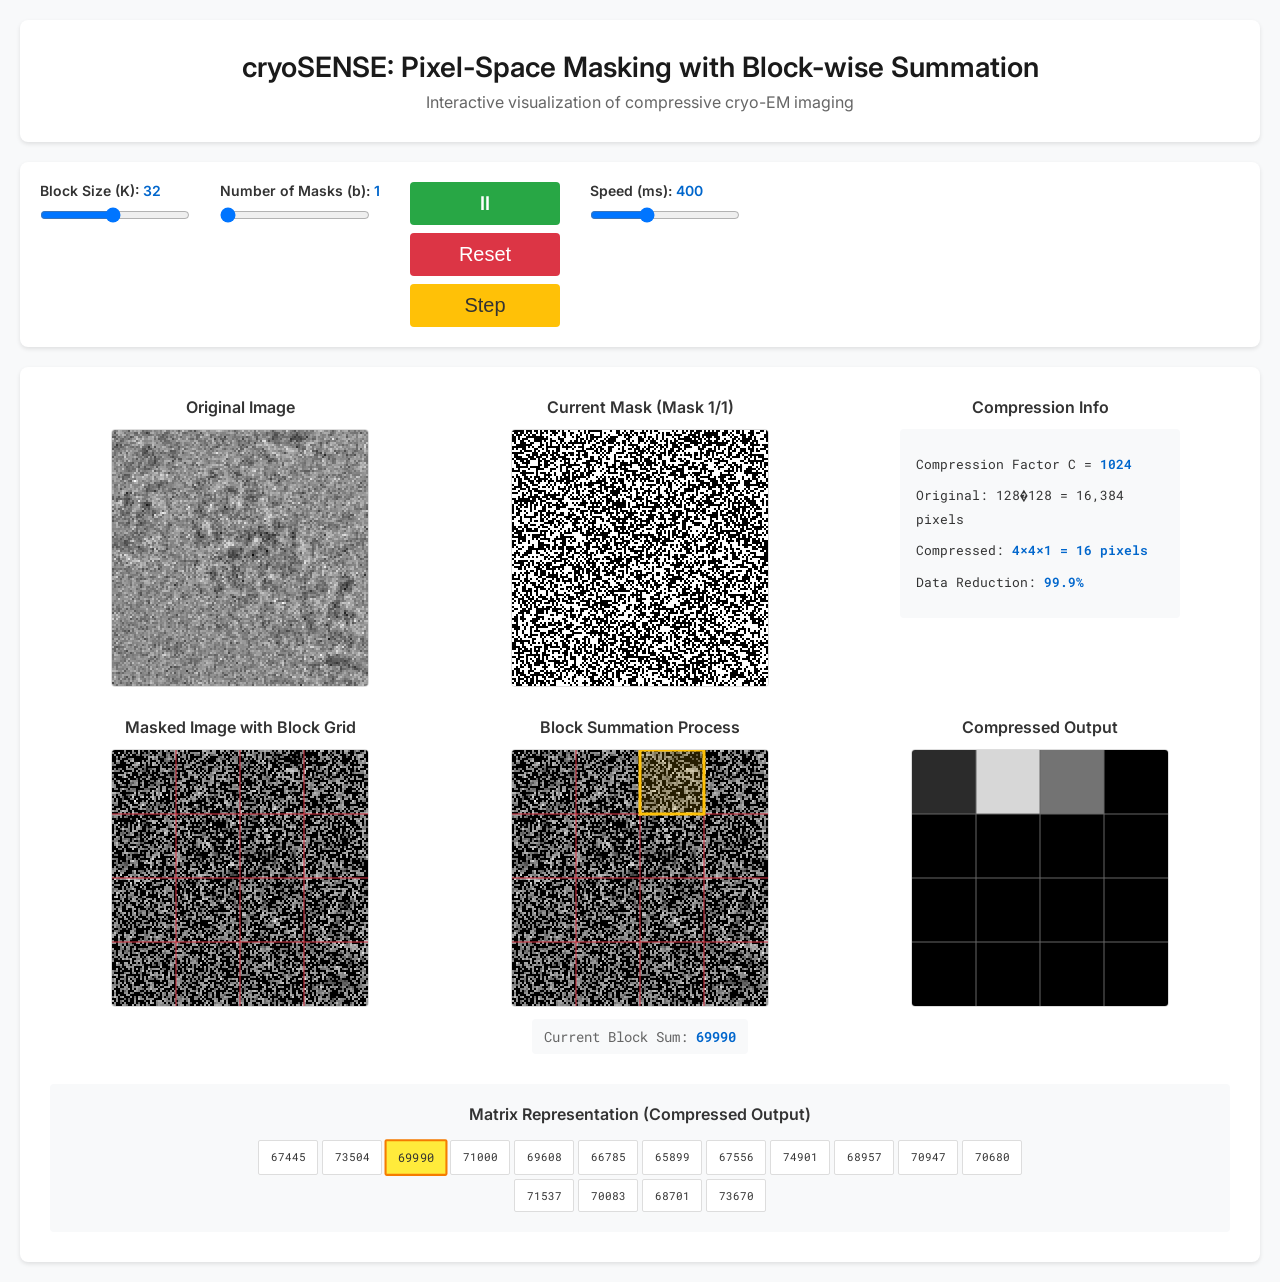
<file: pixel-space-masking.html>
<!DOCTYPE html>
<html lang="en">
<head>
    <meta charset="UTF-8">
    <meta name="viewport" content="width=device-width, initial-scale=1.0">
    <title>cryoSENSE Pixel-Space Masking Animation</title>
    <link rel="stylesheet" href="css/styles.css">
    <link rel="preconnect" href="https://fonts.googleapis.com">
    <link rel="preconnect" href="https://fonts.gstatic.com" crossorigin>
    <link href="https://fonts.googleapis.com/css2?family=Inter:wght@400;500;600&family=Roboto+Mono&display=swap" rel="stylesheet">
</head>
<body>
    <div id="app-container">
        <!-- Header -->
        <header>
            <h1>cryoSENSE: Pixel-Space Masking with Block-wise Summation</h1>
            <p>Interactive visualization of compressive cryo-EM imaging</p>
        </header>

        <!-- Control Panel -->
        <div id="control-panel">
            <div class="control-group">
                <label>Block Size (K): <span id="k-value">32</span></label>
                <input type="range" id="k-slider" min="2" max="64" value="32" step="2">
            </div>
            <div class="control-group">
                <label>Number of Masks (b): <span id="b-value">1</span></label>
                <input type="range" id="b-slider" min="1" max="4" value="1">
            </div>
            <div class="control-group">
                <button id="play-pause">Pause</button>
                <button id="reset">Reset</button>
                <button id="step">Step</button>
            </div>
            <div class="control-group">
                <label>Speed (ms): <span id="speed-value">400</span></label>
                <input type="range" id="speed-slider" min="50" max="1000" value="400" step="50">
            </div>
        </div>

        <!-- Main Visualization Grid -->
        <div id="visualization-grid">
            <!-- Row 1: Separated Views -->
            <div class="vis-row">
                <div class="vis-panel">
                    <h3>Original Image</h3>
                    <canvas id="original-canvas" width="256" height="256"></canvas>
                </div>
                <div class="vis-panel">
                    <h3>Current Mask (Mask <span id="mask-index">1</span>/<span id="total-masks">1</span>)</h3>
                    <canvas id="mask-only-canvas" width="256" height="256"></canvas>
                </div>
                <div class="vis-panel">
                    <h3>Compression Info</h3>
                    <div id="stats-panel">
                        <p>Compression Factor C = <span id="compression-factor">1024</span></p>
                        <p>Original: 128�128 = 16,384 pixels</p>
                        <p>Compressed: <span id="compressed-size">4�4�1 = 16 pixels</span></p>
                        <p>Data Reduction: <span id="reduction">99.9%</span></p>
                    </div>
                </div>
            </div>

            <!-- Row 2: Animation Process -->
            <div class="vis-row">
                <div class="vis-panel">
                    <h3>Masked Image with Block Grid</h3>
                    <canvas id="masked-canvas" width="256" height="256"></canvas>
                </div>
                <div class="vis-panel">
                    <h3>Block Summation Process</h3>
                    <canvas id="process-canvas" width="256" height="256"></canvas>
                    <div id="current-sum">Current Block Sum: <span id="sum-value">0</span></div>
                </div>
                <div class="vis-panel">
                    <h3>Compressed Output</h3>
                    <canvas id="output-canvas" width="256" height="256"></canvas>
                </div>
            </div>

            <!-- Row 3: Matrix View -->
            <div class="vis-row">
                <div id="matrix-view">
                    <h3>Matrix Representation (Compressed Output)</h3>
                    <div id="matrix-display"></div>
                </div>
            </div>
        </div>
    </div>

    <script src="js/utils.js"></script>
    <script src="js/visualization.js"></script>
    <script src="js/animation.js"></script>
    <script src="js/main.js"></script>
</body>
</html>
</file>
<file: css/styles.css>
/* Reset and base styles */
* {
    box-sizing: border-box;
    margin: 0;
    padding: 0;
}

body {
    font-family: 'Inter', -apple-system, BlinkMacSystemFont, 'Segoe UI', Roboto, sans-serif;
    background-color: #f8f9fa;
    margin: 0;
    padding: 20px;
    color: #333;
}

#app-container {
    max-width: 1400px;
    margin: 0 auto;
}

/* Header */
header {
    background: white;
    border-radius: 8px;
    padding: 30px;
    margin-bottom: 20px;
    box-shadow: 0 2px 4px rgba(0,0,0,0.1);
    text-align: center;
}

header h1 {
    font-size: 28px;
    font-weight: 600;
    color: #1a1a1a;
    margin-bottom: 8px;
}

header p {
    font-size: 16px;
    color: #666;
}

/* Control Panel */
#control-panel {
    background: white;
    border-radius: 8px;
    padding: 20px;
    margin-bottom: 20px;
    box-shadow: 0 2px 4px rgba(0,0,0,0.1);
    display: flex;
    gap: 30px;
    flex-wrap: wrap;
    align-items: flex-start;
}

.control-group {
    display: flex;
    flex-direction: column;
    gap: 8px;
    min-width: 150px;
}

.control-group label {
    font-weight: 600;
    font-size: 14px;
    color: #333;
}

.control-group span {
    color: #0066cc;
    font-weight: 600;
}

.control-group input[type="range"] {
    width: 150px;
    cursor: pointer;
}

.control-group select {
    width: 150px;
    padding: 8px 12px;
    border: 1px solid #ddd;
    border-radius: 4px;
    background: white;
    font-size: 14px;
    cursor: pointer;
    font-family: 'Inter', -apple-system, BlinkMacSystemFont, 'Segoe UI', Roboto, sans-serif;
}

.control-group select:focus {
    outline: none;
    border-color: #0066cc;
    box-shadow: 0 0 0 2px rgba(0, 102, 204, 0.1);
}

.button-controls {
    flex-direction: row;
    margin-left: auto;
    min-width: auto;
}

.control-group button {
    padding: 10px 20px;
    background: #0066cc;
    color: white;
    border: none;
    border-radius: 4px;
    cursor: pointer;
    font-weight: 500;
    font-size: 20px;
    transition: background 0.2s;
}

.control-group button:hover {
    background: #0052a3;
}

.control-group button:active {
    background: #004080;
}

#play-pause {
    background: #28a745;
}

#play-pause:hover {
    background: #218838;
}

#reset {
    background: #dc3545;
}

#reset:hover {
    background: #c82333;
}

#step {
    background: #ffc107;
    color: #333;
}

#step:hover {
    background: #e0a800;
}

/* Visualization Grid */
#visualization-grid {
    background: white;
    border-radius: 8px;
    padding: 30px;
    box-shadow: 0 2px 4px rgba(0,0,0,0.1);
}

.vis-row {
    display: grid;
    grid-template-columns: repeat(3, 1fr);
    gap: 20px;
    margin-bottom: 30px;
}

.vis-row:last-child {
    margin-bottom: 0;
}

.vis-panel {
    text-align: center;
}

.vis-panel h3 {
    font-size: 16px;
    font-weight: 600;
    margin: 0 0 12px 0;
    color: #333;
}

.vis-panel canvas {
    border: 1px solid #ddd;
    border-radius: 4px;
    background: white;
    display: block;
    margin: 0 auto;
}

/* Stats Panel */
#stats-panel {
    text-align: left;
    padding: 16px;
    background: #f8f9fa;
    border-radius: 4px;
    font-family: 'Roboto Mono', monospace;
    font-size: 13px;
    line-height: 1.8;
    max-width: 280px;
    margin: 0 auto;
}

#stats-panel p {
    margin: 8px 0;
}

#stats-panel span {
    font-weight: 600;
    color: #0066cc;
}

/* Current Sum Display */
#current-sum {
    margin-top: 12px;
    font-family: 'Roboto Mono', monospace;
    font-size: 14px;
    color: #666;
    padding: 8px 12px;
    background: #f8f9fa;
    border-radius: 4px;
    display: inline-block;
}

#sum-value {
    font-weight: 600;
    color: #0066cc;
}

/* Matrix View */
#matrix-view {
    grid-column: 1 / -1;
    background: #f8f9fa;
    border-radius: 4px;
    padding: 20px;
}

#matrix-view h3 {
    font-size: 16px;
    font-weight: 600;
    margin: 0 0 16px 0;
    color: #333;
    text-align: center;
}

#matrix-display {
    font-family: 'Roboto Mono', monospace;
    font-size: 11px;
    display: flex;
    flex-wrap: wrap;
    gap: 4px;
    max-width: 800px;
    margin: 0 auto;
    justify-content: center;
}

.matrix-cell {
    padding: 8px;
    background: white;
    border: 1px solid #ddd;
    text-align: center;
    min-width: 60px;
    border-radius: 2px;
    transition: all 0.2s;
}

.matrix-cell.highlighted {
    background: #ffeb3b;
    border-color: #f57c00;
    border-width: 2px;
    transform: scale(1.05);
}

/* Responsive Design */
@media (max-width: 1200px) {
    .vis-row {
        grid-template-columns: 1fr;
    }

    #control-panel {
        justify-content: center;
    }
}

/* Canvas overlays for grid lines */
.block-grid-overlay {
    stroke: #dc3545;
    stroke-width: 1;
    fill: none;
}

.current-block-highlight {
    stroke: #ffc107;
    stroke-width: 3;
    fill: rgba(255, 193, 7, 0.1);
}

/* Measurements vs Reconstruction Section */
#measurements-recon-section {
    max-width: 1400px;
    margin: 0 auto;
    padding: 60px 20px;
    background: white;
}

#measurements-recon-section h2 {
    text-align: center;
    font-size: 2rem;
    margin-bottom: 10px;
    color: #2d3748;
    font-weight: 600;
}

.comparison-container {
    display: grid;
    grid-template-columns: repeat(2, 1fr);
    gap: 40px;
    margin-top: 40px;
}

.comparison-group {
    display: flex;
    flex-direction: column;
    align-items: center;
}

.comparison-title {
    font-size: 1.3rem;
    font-weight: 600;
    color: #0984e3;
    margin-bottom: 20px;
    font-family: 'Roboto Mono', monospace;
}

/* Image Comparison Slider */
.image-comparison-slider {
    position: relative;
    width: 100%;
    max-width: 500px;
    overflow: hidden;
    border-radius: 8px;
    box-shadow: 0 4px 12px rgba(0, 0, 0, 0.15);
    user-select: none;
    -webkit-user-select: none;
    -moz-user-select: none;
    -ms-user-select: none;
}

.comparison-images {
    position: relative;
    width: 100%;
    margin: 0;
    padding: 0;
    line-height: 0;
}

.comparison-images img {
    display: block;
    width: 100%;
    height: auto;
    pointer-events: none;
}

.img-base {
    position: relative;
    z-index: 1;
}

.img-overlay {
    position: absolute;
    top: 0;
    left: 0;
    z-index: 2;
    width: 100%;
    height: 100%;
    object-fit: cover;
    clip-path: inset(0 50% 0 0);
}

/* Slider Handle */
.slider-handle {
    position: absolute;
    top: 0;
    left: 50%;
    width: 4px;
    height: 100%;
    background: white;
    cursor: ew-resize;
    z-index: 3;
    transform: translateX(-50%);
}

.slider-line {
    position: absolute;
    width: 100%;
    height: 100%;
    background: white;
    box-shadow: 0 0 8px rgba(0, 0, 0, 0.5);
}

.slider-button {
    position: absolute;
    top: 50%;
    left: 50%;
    transform: translate(-50%, -50%);
    width: 50px;
    height: 50px;
    background: #0984e3;
    border-radius: 50%;
    display: flex;
    align-items: center;
    justify-content: center;
    box-shadow: 0 2px 8px rgba(0, 0, 0, 0.3);
    transition: transform 0.2s ease;
}

.slider-button:hover {
    transform: translate(-50%, -50%) scale(1.1);
}

.slider-button:active {
    transform: translate(-50%, -50%) scale(0.95);
}

.slider-arrows {
    display: flex;
    align-items: center;
    justify-content: center;
    gap: 2px;
}

.slider-arrows span {
    color: white;
    font-size: 18px;
    font-weight: bold;
    line-height: 1;
}

/* Comparison Labels */
.comparison-labels {
    display: flex;
    justify-content: space-between;
    width: 100%;
    max-width: 500px;
    margin-top: 15px;
    padding: 0 10px;
}

.comparison-labels span {
    font-size: 0.95rem;
    font-weight: 500;
    color: #495057;
}

.label-left {
    text-align: left;
}

.label-right {
    text-align: right;
}

/* Diffusion GIF Container */
.diffusion-gif-container {
    margin-top: 30px;
    width: 100%;
    max-width: 500px;
}

.diffusion-title {
    font-size: 1.1rem;
    font-weight: 600;
    color: #2d3748;
    margin-bottom: 15px;
    text-align: center;
}

.diffusion-gif {
    width: 100%;
    height: auto;
    border-radius: 8px;
    box-shadow: 0 4px 12px rgba(0, 0, 0, 0.15);
    display: block;
}

/* Responsive Design for Comparison Section */
@media (max-width: 1024px) {
    .comparison-container {
        grid-template-columns: 1fr;
        gap: 50px;
    }

    #measurements-recon-section {
        padding: 40px 15px;
    }
}

@media (max-width: 768px) {
    #measurements-recon-section h2 {
        font-size: 1.6rem;
    }

    .comparison-title {
        font-size: 1.1rem;
    }

    .image-comparison-slider {
        max-width: 100%;
    }

    .comparison-labels {
        max-width: 100%;
    }

    .diffusion-gif-container {
        max-width: 100%;
    }

    .diffusion-title {
        font-size: 1rem;
    }
}

/* Fourier Space Masking Section */
#fourier-masking-section {
    max-width: 1400px;
    margin: 0 auto;
    padding: 60px 20px;
    background: #f7fafc;
}

#fourier-masking-section h2 {
    text-align: center;
    font-size: 2rem;
    margin-bottom: 10px;
    color: #2d3748;
    font-weight: 600;
}

.section-subtitle {
    text-align: center;
    font-size: 1.1rem;
    color: #718096;
    margin-bottom: 40px;
}

/* Carousel Controls */
.carousel-controls {
    display: flex;
    justify-content: center;
    gap: 20px;
    margin-bottom: 30px;
}

/* Carousel Container */
.fourier-carousel {
    position: relative;
    max-width: 1200px;
    margin: 0 auto;
}

.fourier-slides-container {
    overflow: hidden;
    position: relative;
}

.compression-group {
    background: white;
    border-radius: 12px;
    padding: 30px;
    box-shadow: 0 2px 8px rgba(0,0,0,0.1);
    transition: opacity 0.5s ease, transform 0.5s ease;
}

.fourier-slide {
    display: none;
    opacity: 0;
}

.fourier-slide.active {
    display: block;
    opacity: 1;
    animation: fadeIn 0.5s ease;
}

@keyframes fadeIn {
    from {
        opacity: 0;
        transform: translateX(20px);
    }
    to {
        opacity: 1;
        transform: translateX(0);
    }
}

.compression-ratio {
    text-align: center;
    font-size: 1.5rem;
    font-weight: 600;
    color: #0984e3;
    margin-bottom: 30px;
    font-family: 'Roboto Mono', monospace;
}

.mask-type-section {
    margin-bottom: 30px;
}

.mask-type-section:last-child {
    margin-bottom: 0;
}

.mask-type-title {
    font-size: 1.1rem;
    font-weight: 600;
    color: #2d3748;
    margin-bottom: 15px;
    padding-bottom: 8px;
    border-bottom: 2px solid #e2e8f0;
}

.mask-results {
    display: grid;
    grid-template-columns: repeat(3, 1fr);
    gap: 20px;
}

.image-row {
    display: grid;
    grid-template-columns: repeat(3, 1fr);
    gap: 20px;
}

.fourier-image-panel {
    text-align: center;
    background: #f8f9fa;
    border-radius: 8px;
    padding: 15px;
    transition: all 0.3s ease;
}

.fourier-image-panel:hover {
    background: #e9ecef;
    transform: scale(1.02);
}

.fourier-image-panel img {
    width: 100%;
    height: auto;
    border-radius: 6px;
    border: 1px solid #ddd;
    background: white;
    display: block;
}

.image-label {
    margin-top: 12px;
    font-size: 0.95rem;
    font-weight: 500;
    color: #495057;
}

/* Carousel Navigation Buttons */
.carousel-nav {
    background: #0984e3;
    color: white;
    border: none;
    border-radius: 50%;
    width: 50px;
    height: 50px;
    font-size: 2rem;
    cursor: pointer;
    display: flex;
    align-items: center;
    justify-content: center;
    transition: all 0.3s ease;
    box-shadow: 0 2px 8px rgba(0,0,0,0.2);
    flex-shrink: 0;
}

.carousel-nav:hover {
    background: #0770c4;
    transform: scale(1.1);
    box-shadow: 0 4px 12px rgba(0,0,0,0.3);
}

.carousel-nav:active {
    transform: scale(0.95);
}

/* Carousel Indicators */
.carousel-indicators {
    display: flex;
    justify-content: center;
    gap: 12px;
    margin-top: 30px;
}

.indicator {
    width: 12px;
    height: 12px;
    border-radius: 50%;
    background: #cbd5e0;
    cursor: pointer;
    transition: all 0.3s ease;
}

.indicator:hover {
    background: #a0aec0;
    transform: scale(1.2);
}

.indicator.active {
    background: #0984e3;
    width: 30px;
    border-radius: 6px;
}

/* Responsive Design for Fourier Section */
@media (max-width: 1024px) {
    .image-row,
    .mask-results {
        grid-template-columns: 1fr;
    }

    #fourier-masking-section {
        padding: 40px 15px;
    }

    .compression-group {
        padding: 20px;
    }

    .carousel-controls {
        gap: 15px;
        margin-bottom: 20px;
    }

    .carousel-nav {
        width: 40px;
        height: 40px;
        font-size: 1.5rem;
    }

    .mask-type-section {
        margin-bottom: 25px;
    }
}

@media (max-width: 768px) {
    #fourier-masking-section h2 {
        font-size: 1.6rem;
    }

    .compression-ratio {
        font-size: 1.3rem;
    }

    .section-subtitle {
        font-size: 1rem;
    }

    .carousel-nav {
        width: 35px;
        height: 35px;
        font-size: 1.3rem;
    }

    .mask-type-title {
        font-size: 1rem;
    }
}
</file>
